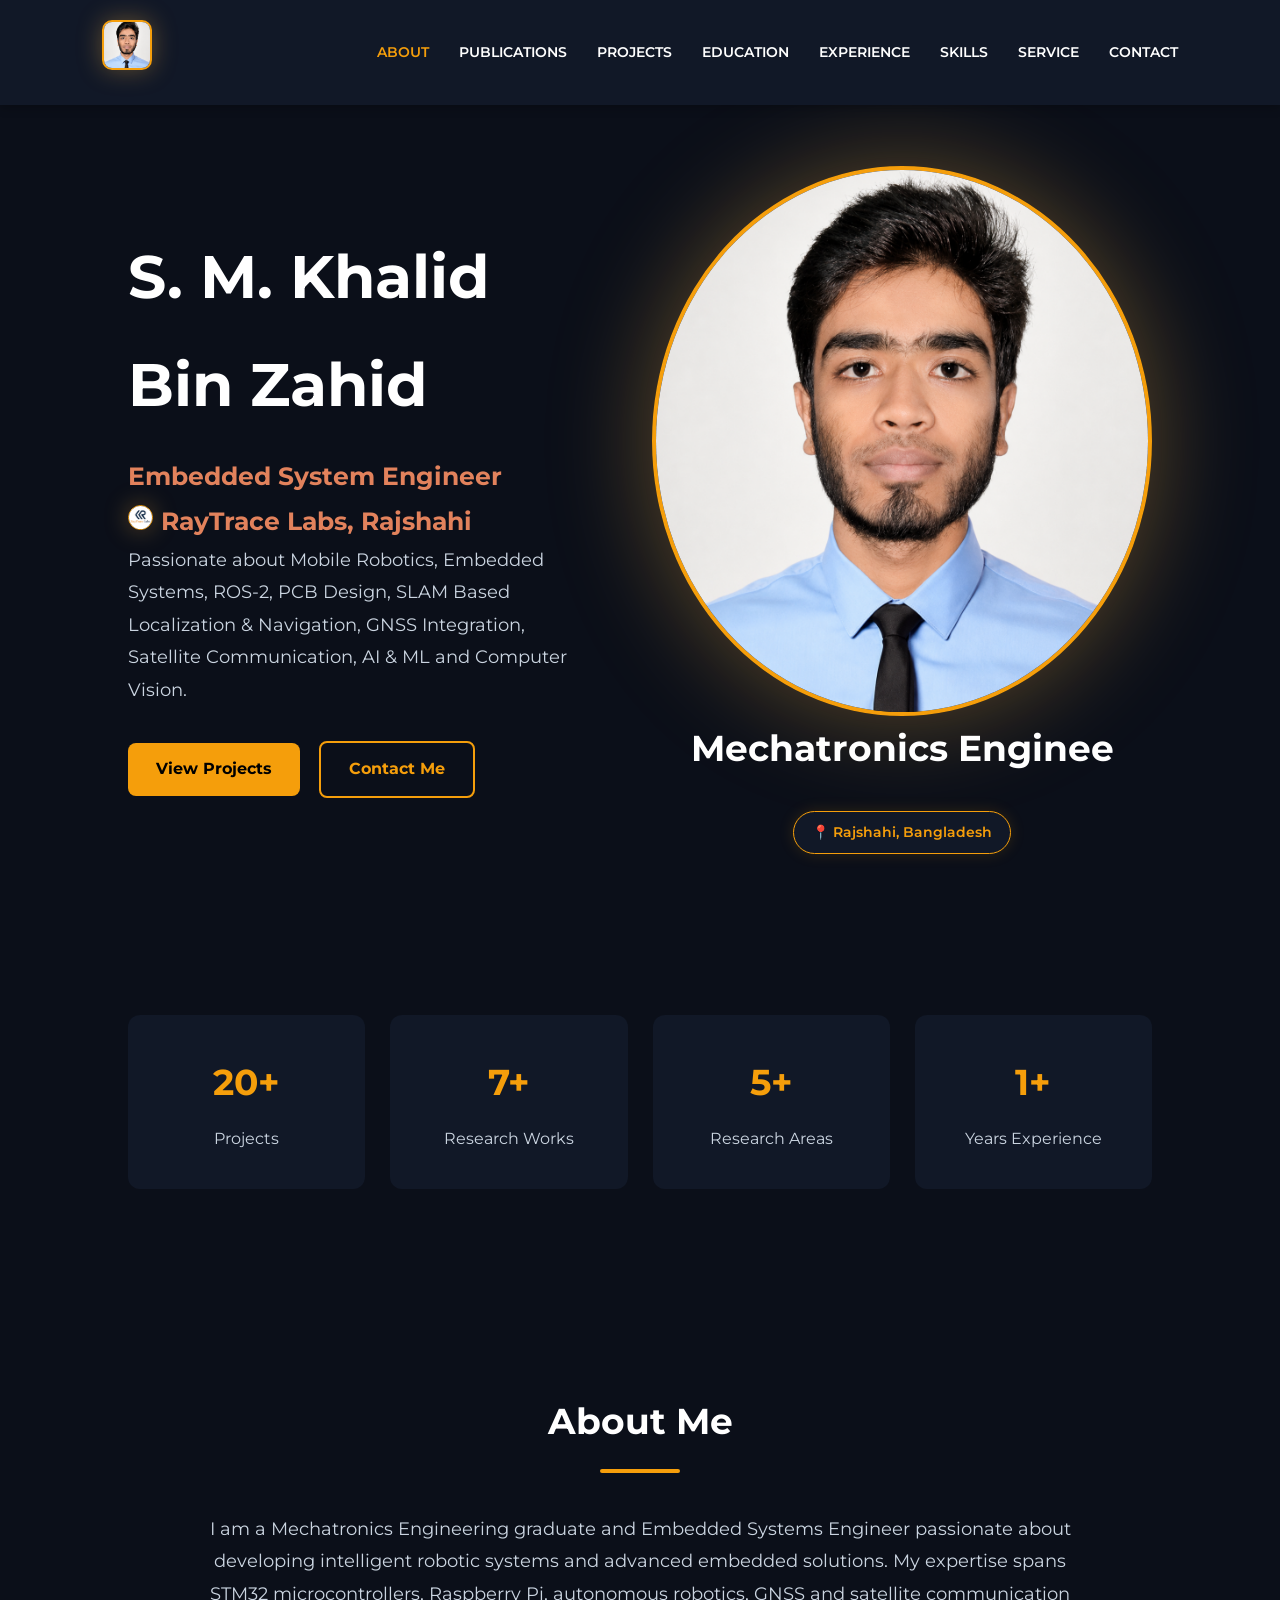
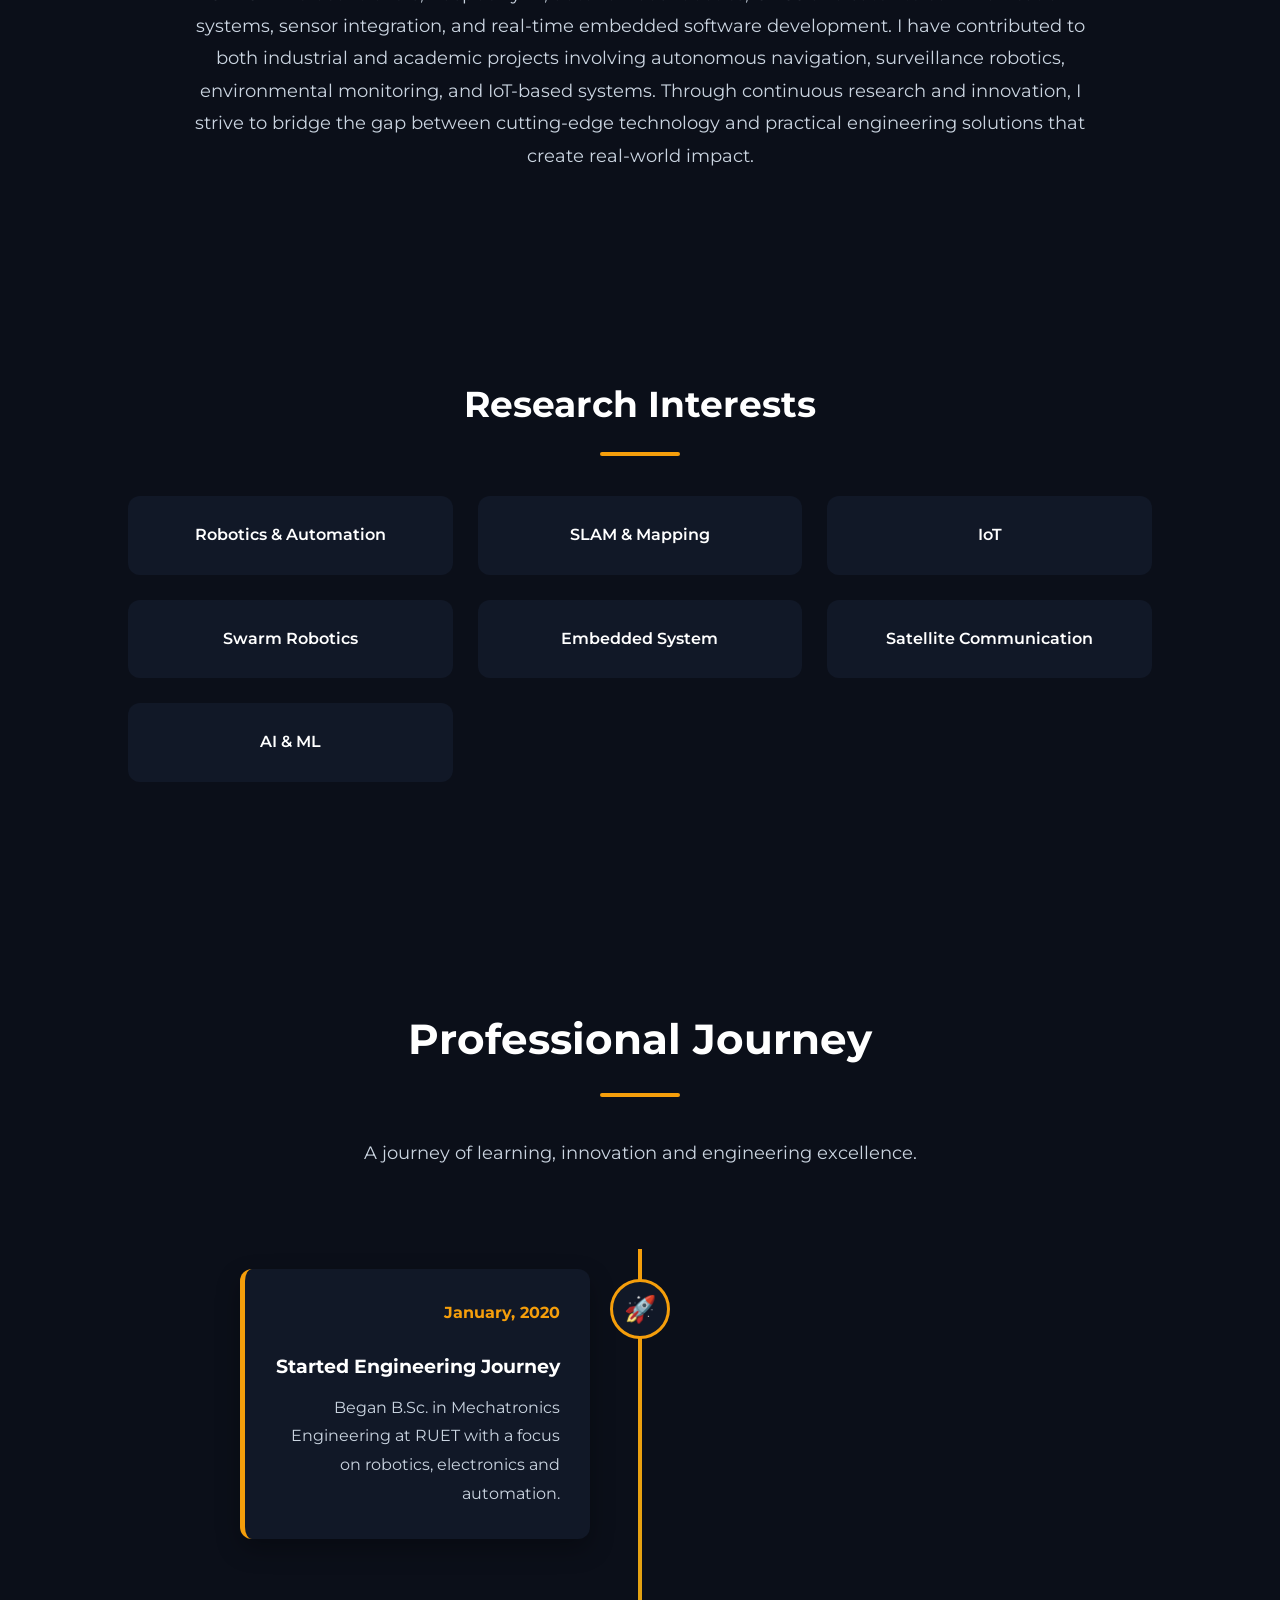
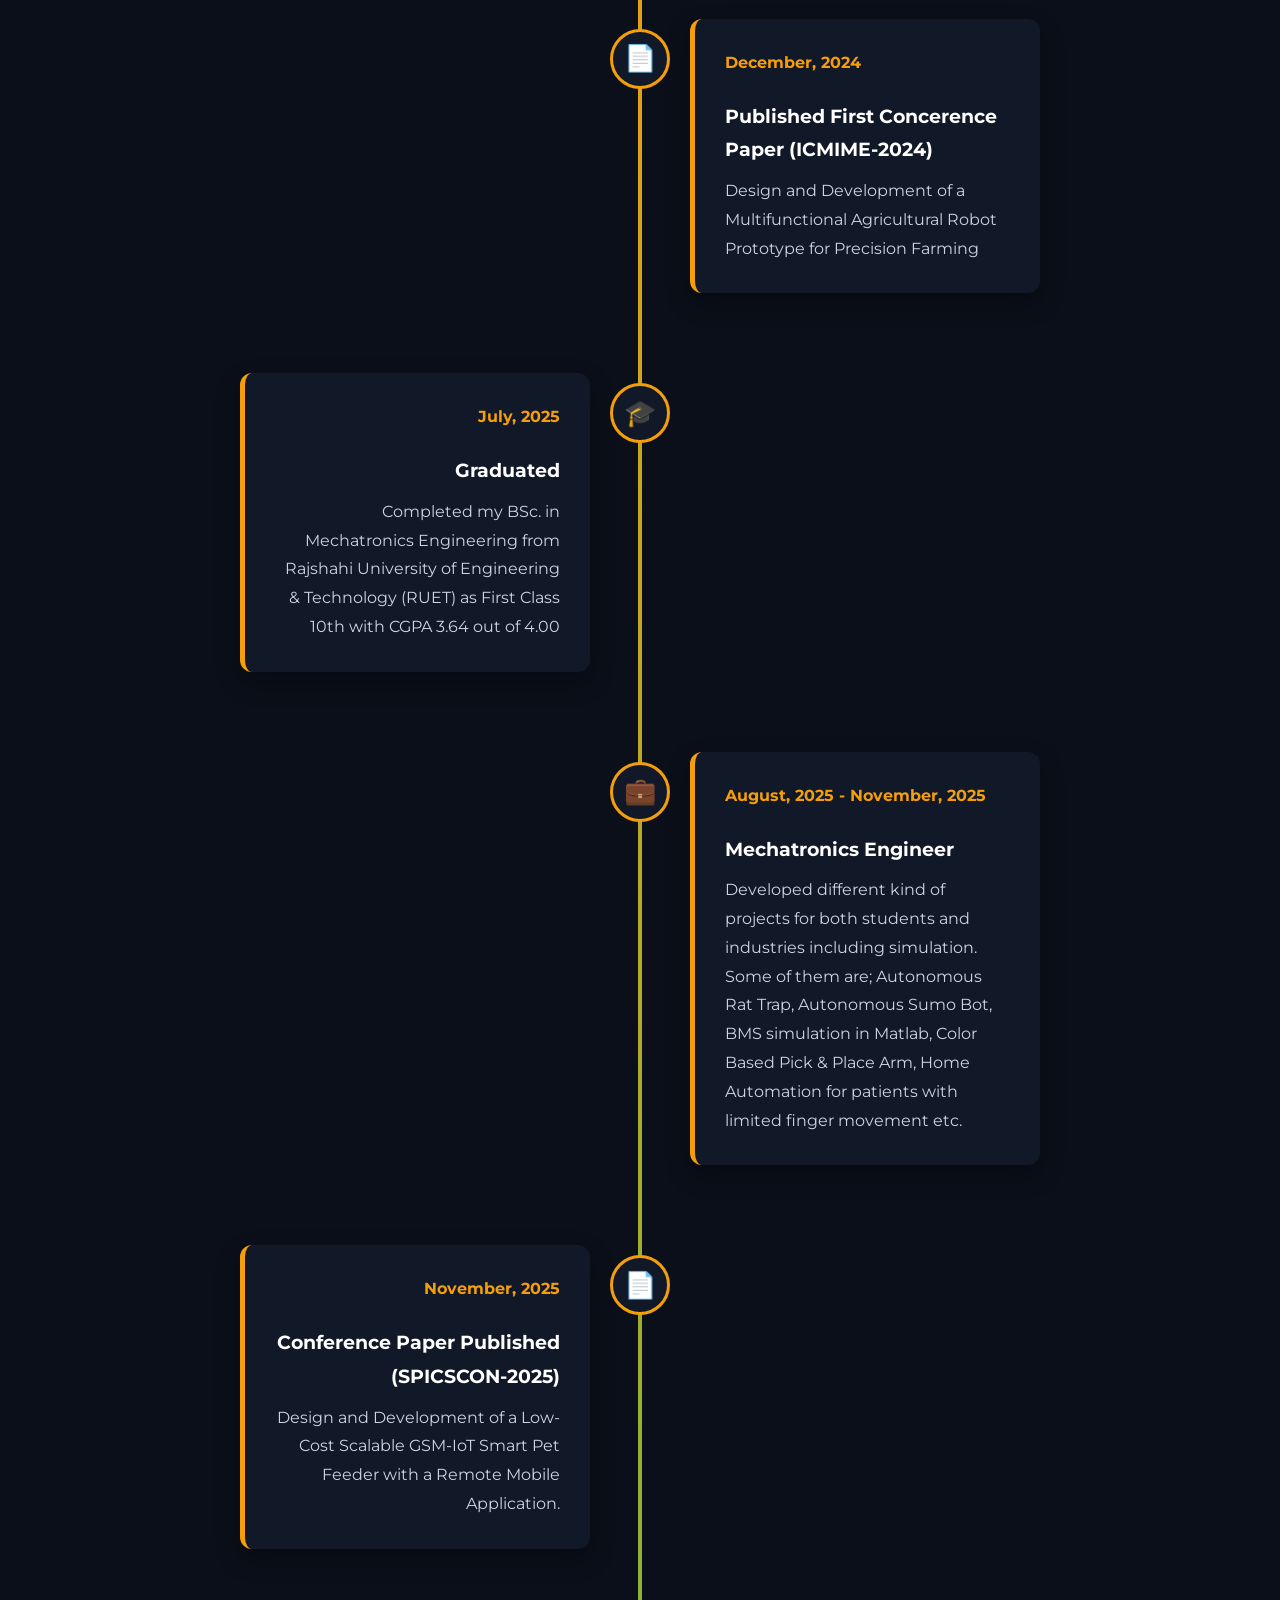
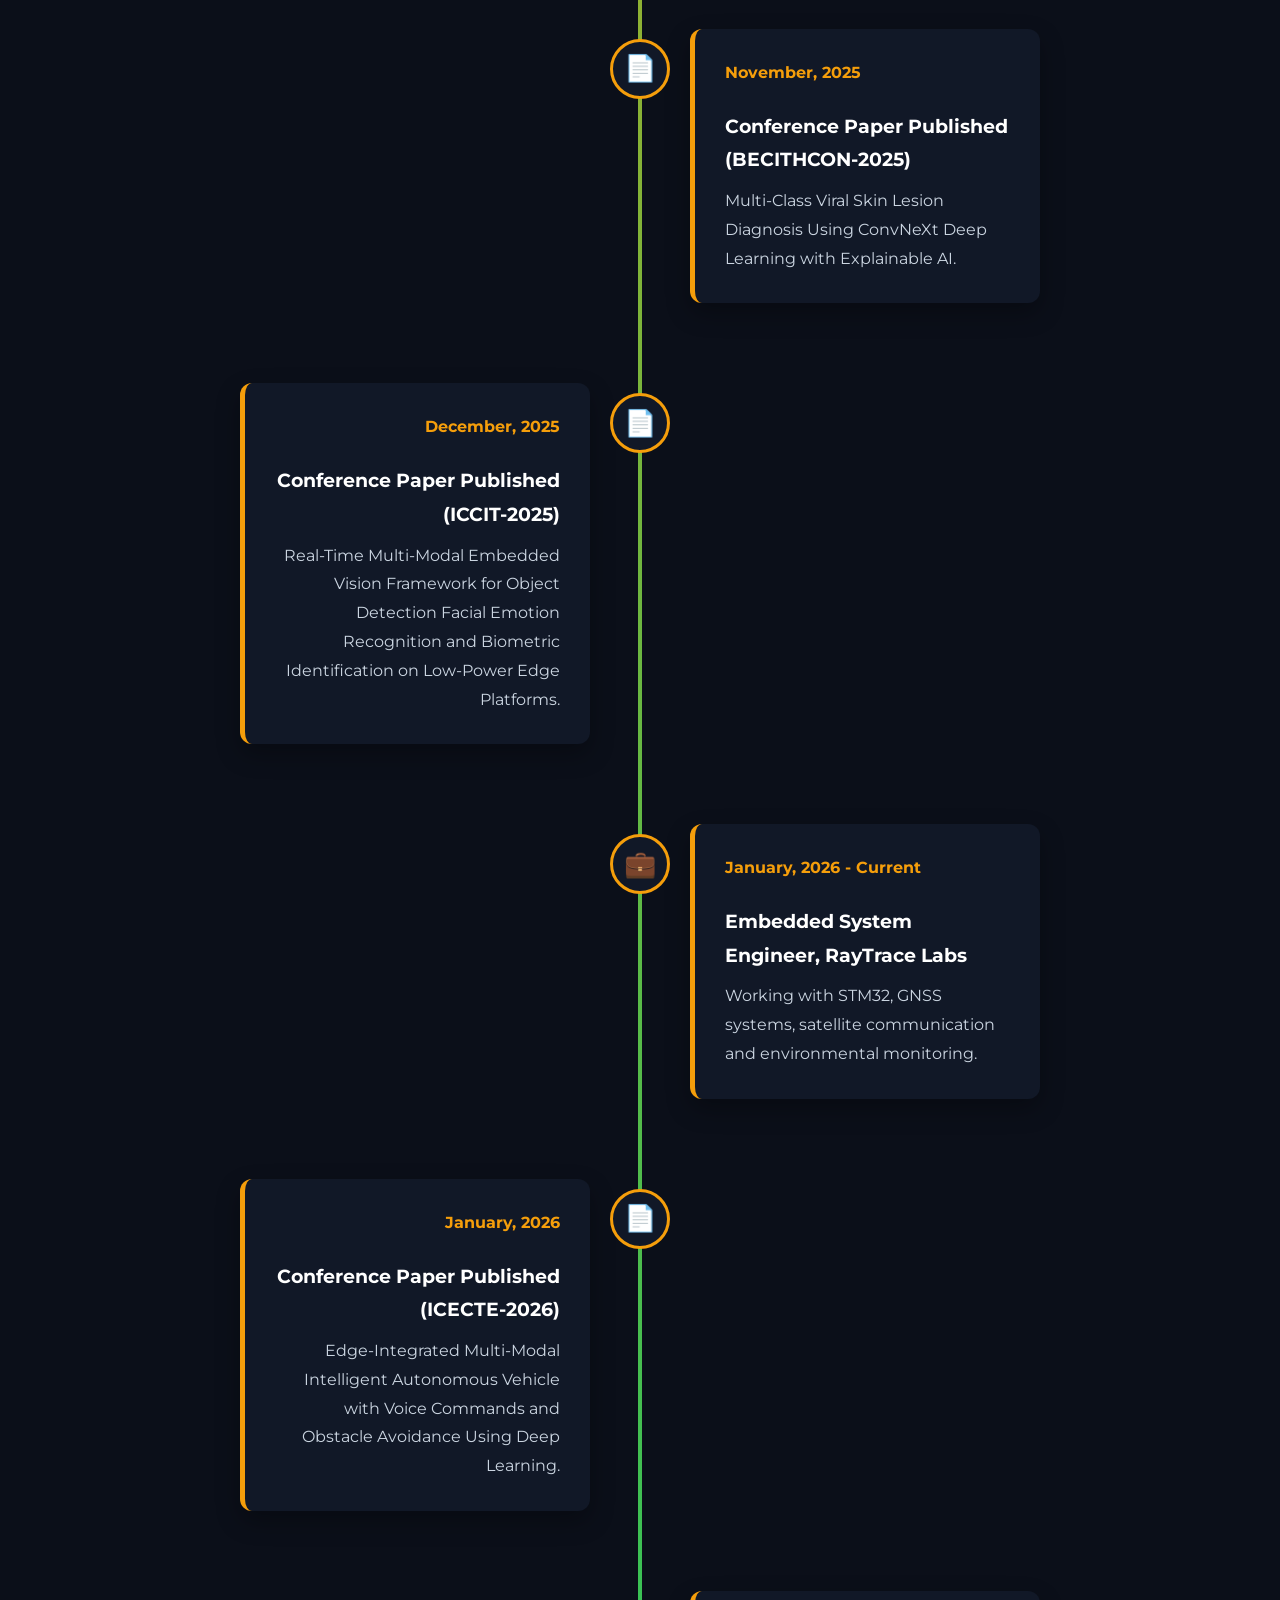
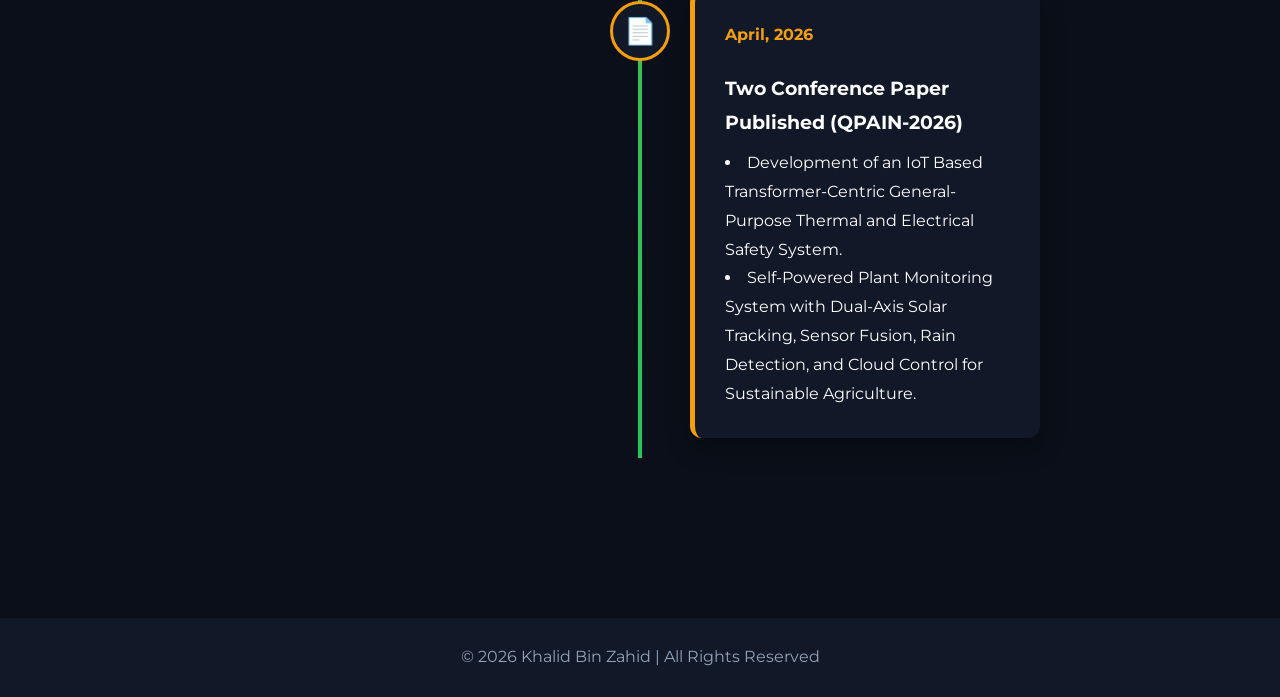
<file: index.html>
<!DOCTYPE html>
<html lang="en">

<head>
    <meta charset="UTF-8">
    <meta name="viewport" content="width=device-width, initial-scale=1.0">
    <title>Khalid Bin Zahid | Portfolio</title>

    <link rel="stylesheet" href="style.css">

    <link href="https://fonts.googleapis.com/css2?family=Montserrat:wght@300;400;500;600;700&display=swap"
        rel="stylesheet">
</head>

<body>

    <!-- ================= NAVBAR ================= -->

    <header>

        <nav class="navbar">

            <div class="logo1">
              <a class="active" href="index.html">
                  <img src="assets/images/Khalid.png" alt="Profile Picture">
              </a>
            </div>

            <ul class="nav-links">

                <li><a class="active" href="index.html">ABOUT</a></li>
                <li><a href="publications.html">PUBLICATIONS</a></li>
                <li><a href="projects.html">PROJECTS</a></li>
                <li><a href="education.html">EDUCATION</a></li>
                <li><a href="experience.html">EXPERIENCE</a></li>
                <li><a href="skills.html">SKILLS</a></li>
                <li><a href="service.html">SERVICE</a></li>
                <li><a href="contact.html">CONTACT</a></li>

            </ul>

        </nav>

    </header>

    <!-- ================= HERO ================= -->

    <section class="hero">

        <div class="hero-left">

            <h1>S. M. Khalid Bin Zahid</h1>
            <div class="role">Embedded System Engineer</div>
            <a href="https://www.raytracelabs.com/" target="_blank">
                <div class="role company-container">
                    <div class="logo"><img src="assets/logo/raytrace.png" alt="RayTrace"></div>
                    <span class="company-name">RayTrace Labs, Rajshahi</span>
                </div> 
            </a>
            <p>

                Passionate about Mobile Robotics, Embedded Systems, ROS-2, PCB Design,
                SLAM Based Localization & Navigation, GNSS Integration, Satellite Communication, AI & ML and
                Computer Vision.

            </p>

            <div class="hero-buttons">

                <a href="projects.html" class="btn-primary">
                    View Projects
                </a>

                <a href="contact.html" class="btn-secondary">
                    Contact Me
                </a>

            </div>

        </div>

        <div class="hero-right">
          <div class="profile-container">
            <img src="assets/images/Khalid.png" alt="Profile Picture">
            <h2 id="typing-text"></h2>
            <div class="location-badge">
                📍 Rajshahi, Bangladesh
            </div>
          </div>
        </div>

    </section>

    <!-- ================= STATS ================= -->

    <section class="stats">

        <div class="stat-card">

            <h3>20+</h3>
            <p>Projects</p>

        </div>

        <div class="stat-card">

            <h3>7+</h3>
            <p>Research Works</p>

        </div>

        <div class="stat-card">

            <h3>5+</h3>
            <p>Research Areas</p>

        </div>

        <div class="stat-card">

            <h3>1+</h3>
            <p>Years Experience</p>

        </div>

    </section>

    <!-- ================= ABOUT ================= -->

    <section class="about">

        <h2>About Me</h2>

        <div class="section-line"></div>

        <p>

            I am a Mechatronics Engineering graduate and Embedded Systems Engineer passionate about developing intelligent 
            robotic systems and advanced embedded solutions. My expertise spans STM32 microcontrollers, Raspberry Pi, autonomous 
            robotics, GNSS and satellite communication systems, sensor integration, and real-time embedded software development. 
            I have contributed to both industrial and academic projects involving autonomous navigation, surveillance robotics, 
            environmental monitoring, and IoT-based systems. Through continuous research and innovation, I strive to bridge the gap 
            between cutting-edge technology and practical engineering solutions that create real-world impact.

        </p>

    </section>

    <!-- ================= RESEARCH INTEREST ================= -->

    <section class="research">

        <h2>Research Interests</h2>

        <div class="section-line"></div>

        <div class="interest-container">

            <div class="interest-card">
                Robotics & Automation
            </div>

            <div class="interest-card">
                SLAM & Mapping
            </div>

            <div class="interest-card">
                IoT
            </div>

            <div class="interest-card">
                Swarm Robotics
            </div>

            <div class="interest-card">
                Embedded System
            </div>

            <div class="interest-card">
                Satellite Communication
            </div>

            <div class="interest-card">
                AI & ML
            </div>

        </div>

    </section>

    <!-- ================= PROFESSIONAL JOURNEY ================= -->

    <section class="journey-section">

        <div class="journey-header">

            <h2>Professional Journey</h2>

            <div class="section-line"></div>

            <p>
                A journey of learning, innovation and engineering excellence.
            </p>

        </div>

        <div class="timeline">

            <div class="timeline-item">
                <div class="timeline-icon">🚀</div>

                <div class="timeline-content">

                    <span class="timeline-year">January, 2020</span>

                    <h3>Started Engineering Journey</h3>

                    <p>
                        Began B.Sc. in Mechatronics Engineering at RUET
                        with a focus on robotics, electronics and automation.
                    </p>

                </div>
            </div>

            <div class="timeline-item">
                <div class="timeline-icon">📄</div>

                <div class="timeline-content">

                    <span class="timeline-year">December, 2024</span>

                    <h3>Published First Concerence Paper (ICMIME-2024)</h3>

                    <p>
                        Design and Development of a Multifunctional Agricultural Robot
                        Prototype for Precision Farming
                    </p>

                </div>
            </div>

            <div class="timeline-item">
                <div class="timeline-icon">🎓</div>

                <div class="timeline-content">

                    <span class="timeline-year">July, 2025</span>

                    <h3>Graduated</h3>

                    <p>
                        Completed my BSc. in Mechatronics Engineering from Rajshahi University of Engineering & Technology (RUET)
                         as First Class 10th with CGPA 3.64 out of 4.00
                    </p>

                </div>
            </div>

            <div class="timeline-item">
                <div class="timeline-icon">💼</div>

                <div class="timeline-content">

                    <span class="timeline-year">August, 2025 - November, 2025</span>

                    <h3>Mechatronics Engineer</h3>

                    <p>
                        Developed different kind of projects for both students and industries including simulation. Some of them are; Autonomous Rat Trap,
                         Autonomous Sumo Bot, BMS simulation in Matlab, Color Based Pick & Place Arm, Home Automation for patients with limited finger movement etc.
                    </p>

                </div>
            </div>

            <div class="timeline-item">
                <div class="timeline-icon">📄</div>

                <div class="timeline-content">

                    <span class="timeline-year">November, 2025</span>

                    <h3>Conference Paper Published (SPICSCON-2025)</h3>

                    <p>
                        Design and Development of a Low-Cost Scalable GSM-IoT Smart Pet Feeder with a Remote Mobile Application.
                    </p>

                </div>
            </div>

            <div class="timeline-item">
                <div class="timeline-icon">📄</div>

                <div class="timeline-content">

                    <span class="timeline-year">November, 2025</span>

                    <h3>Conference Paper Published (BECITHCON-2025)</h3>

                    <p>
                        Multi-Class Viral Skin Lesion Diagnosis Using ConvNeXt Deep Learning with Explainable AI.
                    </p>

                </div>
            </div>

            <div class="timeline-item">
                <div class="timeline-icon">📄</div>

                <div class="timeline-content">

                    <span class="timeline-year">December, 2025</span>

                    <h3>Conference Paper Published (ICCIT-2025)</h3>

                    <p>
                        Real-Time Multi-Modal Embedded Vision Framework for Object Detection Facial Emotion Recognition and Biometric Identification on Low-Power Edge Platforms.
                    </p>

                </div>
            </div>

            <div class="timeline-item">
                <div class="timeline-icon">💼</div>

                <div class="timeline-content">

                    <span class="timeline-year">January, 2026 - Current</span>

                    <h3>Embedded System Engineer, RayTrace Labs</h3>

                    <p>
                        Working with STM32, GNSS systems, satellite communication and environmental monitoring.
                    </p>

                </div>
            </div>

            <div class="timeline-item">
                <div class="timeline-icon">📄</div>

                <div class="timeline-content">

                    <span class="timeline-year">January, 2026</span>

                    <h3>Conference Paper Published (ICECTE-2026)</h3>

                    <p>
                        Edge-Integrated Multi-Modal Intelligent Autonomous Vehicle with Voice Commands and Obstacle Avoidance Using Deep Learning.
                    </p>

                </div>
            </div>

            <div class="timeline-item">
                <div class="timeline-icon">📄</div>

                <div class="timeline-content">

                    <span class="timeline-year">April, 2026</span>

                    <h3>Two Conference Paper Published (QPAIN-2026)</h3>

                    <p>
                        <li>Development of an IoT Based Transformer-Centric General-Purpose Thermal and Electrical Safety System.</li>
                        <li>Self-Powered Plant Monitoring System with Dual-Axis Solar Tracking, Sensor Fusion, Rain Detection, and Cloud Control for Sustainable Agriculture.</li>
                    </p>

                </div>
            </div>

        </div>

    </section>

    <!-- ================= FOOTER ================= -->

    <footer>

        <p>
            © 2026 Khalid Bin Zahid | All Rights Reserved
        </p>

    </footer>

    <script src="script.js"></script>

</body>

</html>
</file>
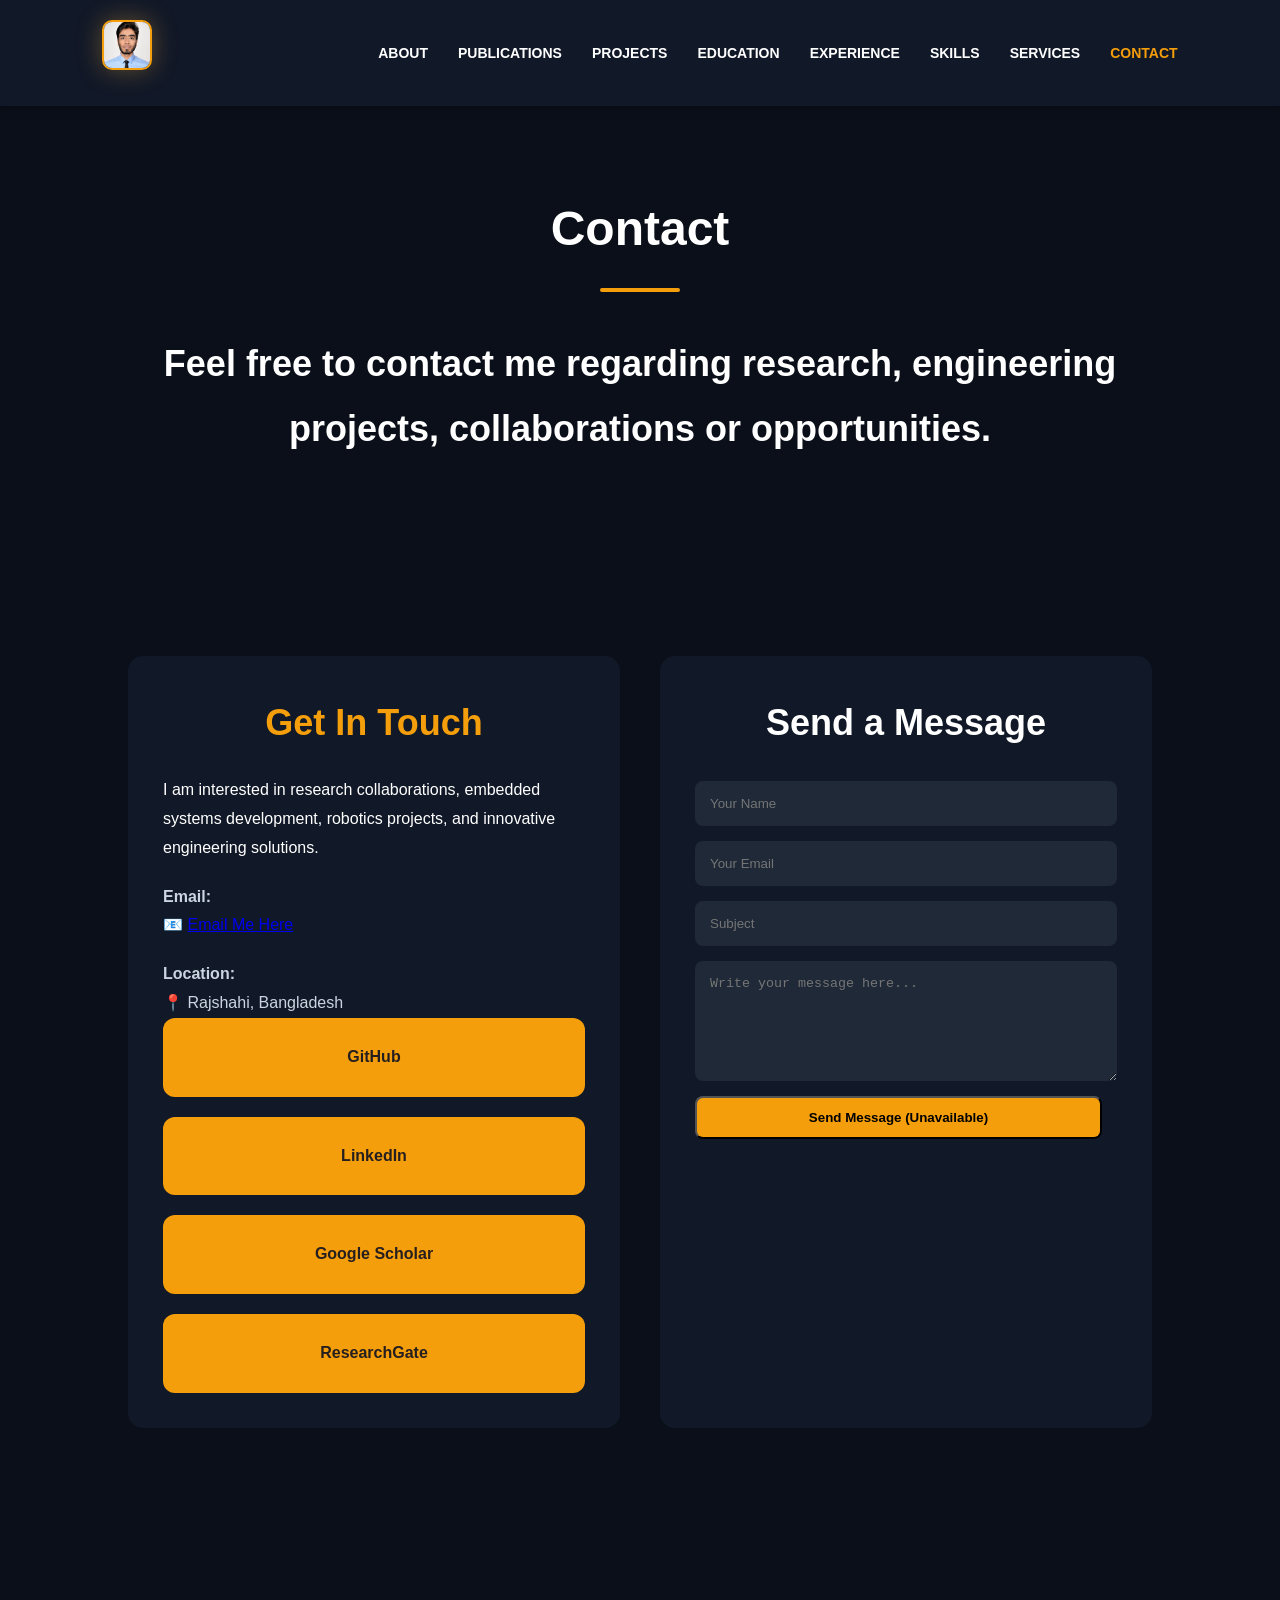
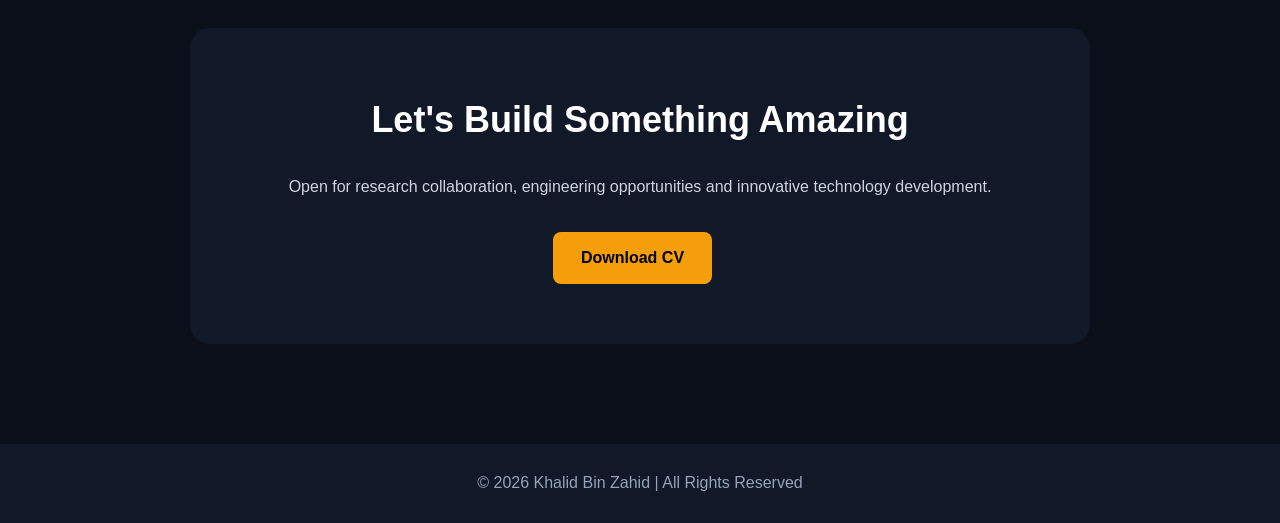
<file: contact.html>
<!DOCTYPE html>
<html lang="en">

<head>

    <meta charset="UTF-8">
    <meta name="viewport" content="width=device-width, initial-scale=1.0">

    <title>Contact | Khalid Bin Zahid</title>

    <link rel="stylesheet" href="style.css">

</head>

<body>

    <!-- ================= NAVBAR ================= -->

    <nav class="navbar">

            <div class="logo1">
              <a class="active" href="index.html">
                  <img src="assets/images/Khalid.png" alt="Profile Picture">
              </a>
            </div>

        <ul class="nav-links">

            <li><a href="index.html">ABOUT</a></li>
            <li><a href="publications.html">PUBLICATIONS</a></li>
            <li><a href="projects.html">PROJECTS</a></li>
            <li><a href="education.html">EDUCATION</a></li>
            <li><a href="experience.html">EXPERIENCE</a></li>
            <li><a href="skills.html">SKILLS</a></li>
            <li><a href="service.html">SERVICES</a></li>
            <li><a class="active" href="contact.html">CONTACT</a></li>

        </ul>

    </nav>

    <!-- ================= HEADER ================= -->

    <section class="page-header">

        <h1>Contact</h1>

        <div class="section-line"></div>

        <H2>
            Feel free to contact me regarding research,
            engineering projects, collaborations or opportunities.
        </H2>

    </section>

    <!-- ================= CONTACT SECTION ================= -->

    <section class="contact-container">

        <!-- LEFT SIDE -->

        <div class="contact-info">

            <h2>Get In Touch</h2>

            <p>
                I am interested in research collaborations,
                embedded systems development, robotics projects,
                and innovative engineering solutions.
            </p>

            <div class="contact-item">
                <strong>Email:</strong><br>
                📧 <a href="mailto:smkhalidbz@gmail.com">Email Me Here</a>

            </div>

            <div class="contact-item">
                <strong>Location:</strong><br>
                📍 Rajshahi, Bangladesh
            </div>

            <div class="social-grid">

                <a href="https://github.com/KhalidBinZahid"
                    target="_blank"
                    class="social-card">

                    GitHub

                </a>

                <a href="https://www.linkedin.com/in/khalidbinzahid/"
                    target="_blank"
                    class="social-card">

                    LinkedIn

                </a>

                <a href="https://scholar.google.com/citations?user=ZjPIclMAAAAJ&hl=en"
                    target="_blank"
                    class="social-card">

                    Google Scholar

                </a>

                <a href="https://www.researchgate.net/profile/Khalid-Bin-Zahid"
                    target="_blank"
                    class="social-card">

                    ResearchGate

                </a>

            </div>

        </div>

        <!-- RIGHT SIDE -->

        <div class="contact-form-card">

            <h2>Send a Message</h2>

            <form>

                <input
                    type="text"
                    placeholder="Your Name"
                    required>

                <input
                    type="email"
                    placeholder="Your Email"
                    required>

                <input
                    type="text"
                    placeholder="Subject"
                    required>

                <textarea
                    rows="6"
                    placeholder="Write your message here..."
                    required></textarea>

                <button
                    type="submit"
                    class="btn-primary">

                    Send Message (Unavailable)

                </button>

            </form>

        </div>

    </section>


    <!-- ================= CTA ================= -->

    <section>

        <div class="cta-card">

            <h2>
                Let's Build Something Amazing
            </h2>

            <p>

                Open for research collaboration,
                engineering opportunities and
                innovative technology development.

            </p>

            <a href="assets/cv/resume.pdf"
                class="btn-primary">

                Download CV

            </a>

        </div>

    </section>

    <!-- ================= FOOTER ================= -->

    <footer>

        <p>
            © 2026 Khalid Bin Zahid | All Rights Reserved
        </p>

    </footer>

</body>

</html>
</file>
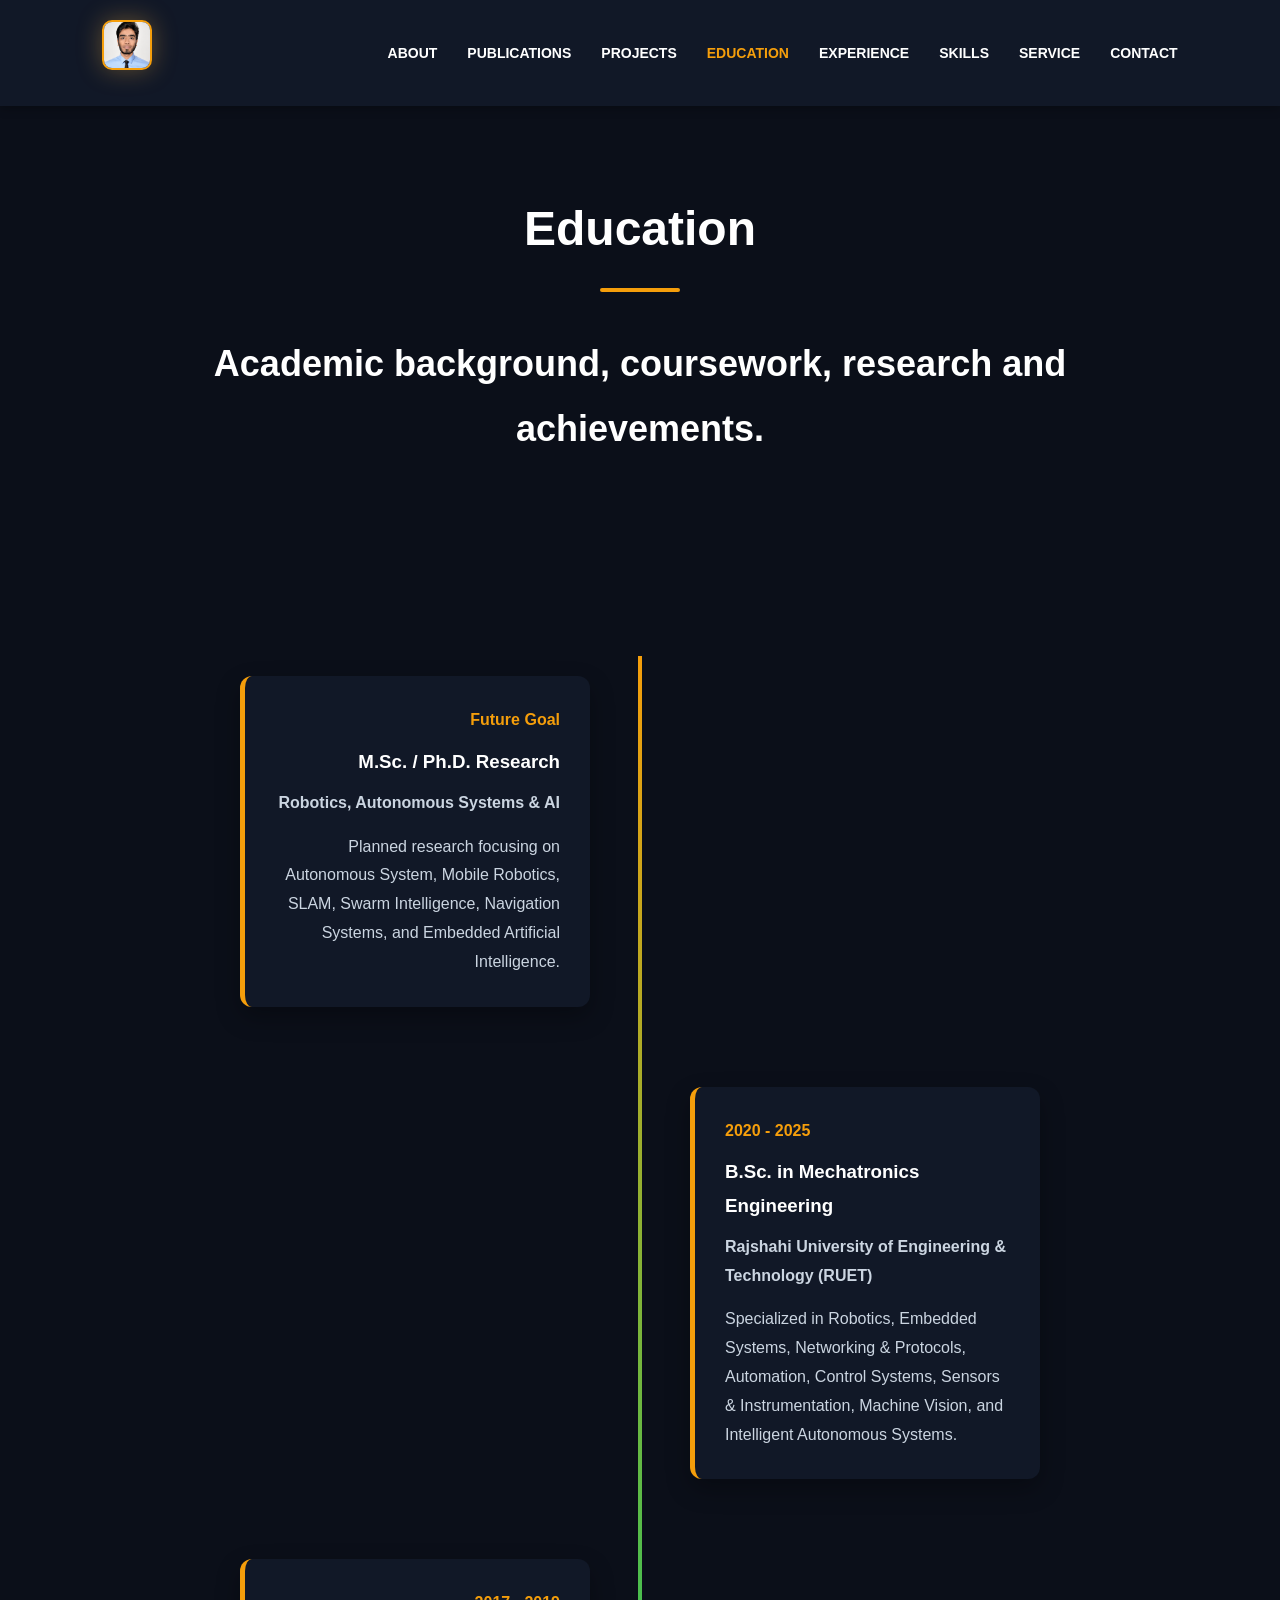
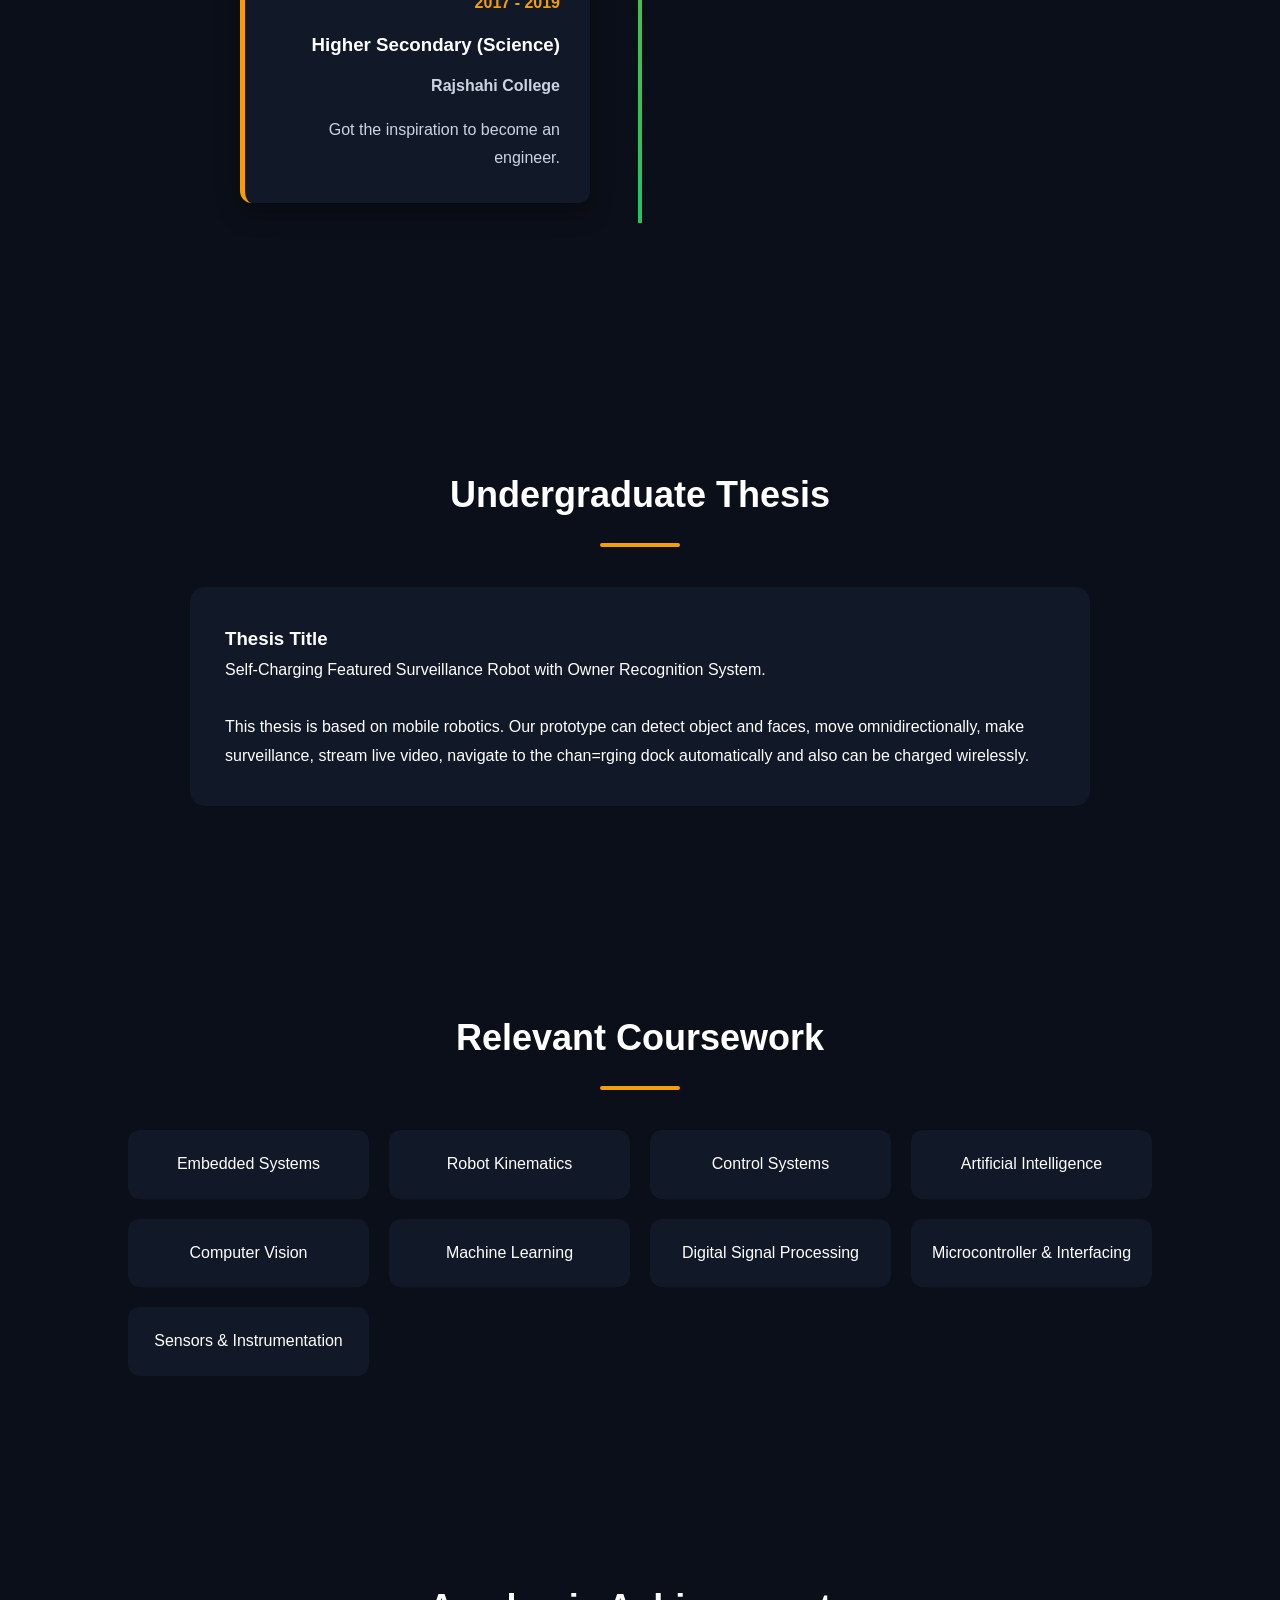
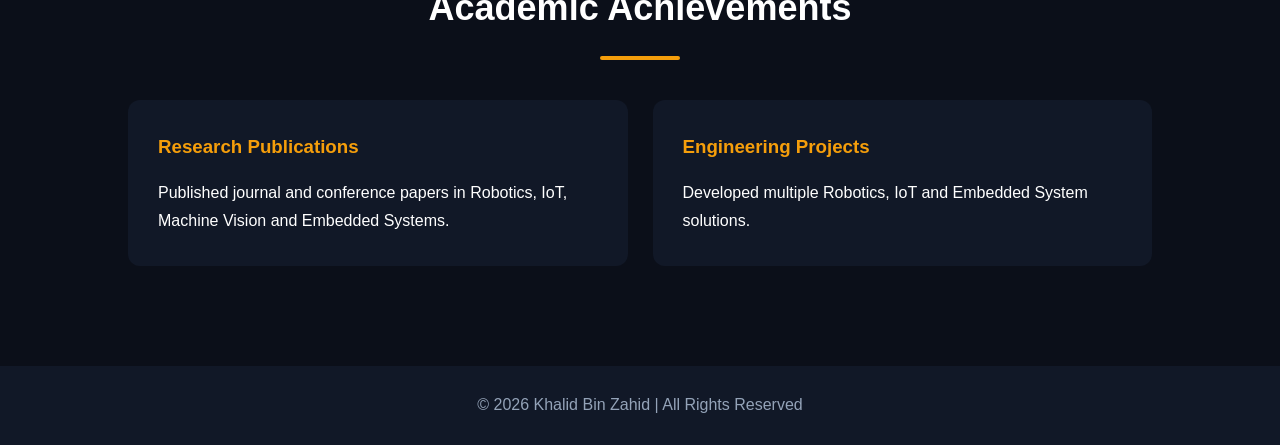
<file: education.html>
<!DOCTYPE html>
<html lang="en">

<head>

    <meta charset="UTF-8">
    <meta name="viewport" content="width=device-width, initial-scale=1.0">

    <title>Education | Khalid Bin Zahid</title>

    <link rel="stylesheet" href="style.css">

</head>

<body>

    <!-- ================= NAVBAR ================= -->

    <nav class="navbar">

            <div class="logo1">
              <a class="active" href="index.html">
                  <img src="assets/images/Khalid.png" alt="Profile Picture">
              </a>
            </div>

        <ul class="nav-links">

            <li><a href="index.html">ABOUT</a></li>
            <li><a href="publications.html">PUBLICATIONS</a></li>
            <li><a href="projects.html">PROJECTS</a></li>
            <li><a class="active" href="education.html">EDUCATION</a></li>
            <li><a href="experience.html">EXPERIENCE</a></li>
            <li><a href="skills.html">SKILLS</a></li>
            <li><a href="service.html">SERVICE</a></li>
            <li><a href="contact.html">CONTACT</a></li>

        </ul>

    </nav>

    <!-- ================= HEADER ================= -->

    <section class="page-header">

        <h1>Education</h1>

        <div class="section-line"></div>

        <H2>
            Academic background, coursework, research and achievements.
        </H2>

    </section>

    <!-- ================= EDUCATION TIMELINE ================= -->

    <section>

        <div class="timeline">

            <!-- Future Degree -->

            <div class="timeline-item">

                <div class="timeline-content">

                    <span class="timeline-date">
                        Future Goal
                    </span>

                    <h3>
                        M.Sc. / Ph.D. Research
                    </h3>

                    <h4>
                        Robotics, Autonomous Systems & AI
                    </h4>

                    <p>
                        Planned research focusing on Autonomous System, Mobile Robotics,
                        SLAM, Swarm Intelligence, Navigation Systems,
                        and Embedded Artificial Intelligence.
                    </p>

                </div>

            </div>


            <!-- University -->

            <div class="timeline-item">

                <div class="timeline-content">

                    <span class="timeline-date">
                        2020 - 2025
                    </span>

                    <h3>
                        B.Sc. in Mechatronics Engineering
                    </h3>

                    <h4>
                        Rajshahi University of Engineering & Technology (RUET)
                    </h4>

                    <p>
                        Specialized in Robotics, Embedded Systems, Networking & Protocols,
                        Automation, Control Systems, Sensors & Instrumentation, Machine Vision,
                        and Intelligent Autonomous Systems.
                    </p>

                </div>

            </div>

            <!-- College -->

            <div class="timeline-item">

                <div class="timeline-content">

                    <span class="timeline-date">
                        2017 - 2019
                    </span>

                    <h3>
                        Higher Secondary (Science)
                    </h3>

                    <h4>
                        Rajshahi College
                    </h4>

                    <p>
                        Got the inspiration to become an engineer.
                    </p>

                </div>

            </div>

        </div>

    </section>

    <!-- ================= THESIS ================= -->

    <section>

        <h2>Undergraduate Thesis</h2>

        <div class="section-line"></div>

        <div class="education-card">

            <h3>
                Thesis Title
            </h3>

            <p>

                Self-Charging Featured Surveillance Robot with Owner Recognition System.

            </p>

            <br>

            <p>

                This thesis is based on mobile robotics. Our prototype can detect object and faces, move omnidirectionally, make surveillance, 
                stream live video, navigate to the chan=rging dock automatically and also can be charged wirelessly.

            </p>

        </div>

    </section>

    <!-- ================= COURSEWORK ================= -->

    <section>

        <h2>Relevant Coursework</h2>

        <div class="section-line"></div>

        <div class="course-grid">

            <div class="course-card">
                Embedded Systems
            </div>

            <div class="course-card">
                Robot Kinematics
            </div>

            <div class="course-card">
                Control Systems
            </div>

            <div class="course-card">
                Artificial Intelligence
            </div>

            <div class="course-card">
                Computer Vision
            </div>

            <div class="course-card">
                Machine Learning
            </div>

            <div class="course-card">
                Digital Signal Processing
            </div>

            <div class="course-card">
                Microcontroller & Interfacing
            </div>

            <div class="course-card">
                Sensors & Instrumentation
            </div>

        </div>

    </section>

    <!-- ================= ACHIEVEMENTS ================= -->

    <section>

        <h2>Academic Achievements</h2>

        <div class="section-line"></div>

        <div class="achievement-grid">

            <div class="achievement-card">

                <h3>
                    Research Publications
                </h3>

                <p>
                    Published journal and conference papers
                    in Robotics, IoT, Machine Vision and Embedded Systems.
                </p>

            </div>

            <div class="achievement-card">

                <h3>
                    Engineering Projects
                </h3>

                <p>
                    Developed multiple Robotics, IoT and
                    Embedded System solutions.
                </p>

            </div>

        </div>

    </section>

    <!-- ================= FOOTER ================= -->

    <footer>

        <p>
            © 2026 Khalid Bin Zahid | All Rights Reserved
        </p>

    </footer>

</body>

</html>
</file>
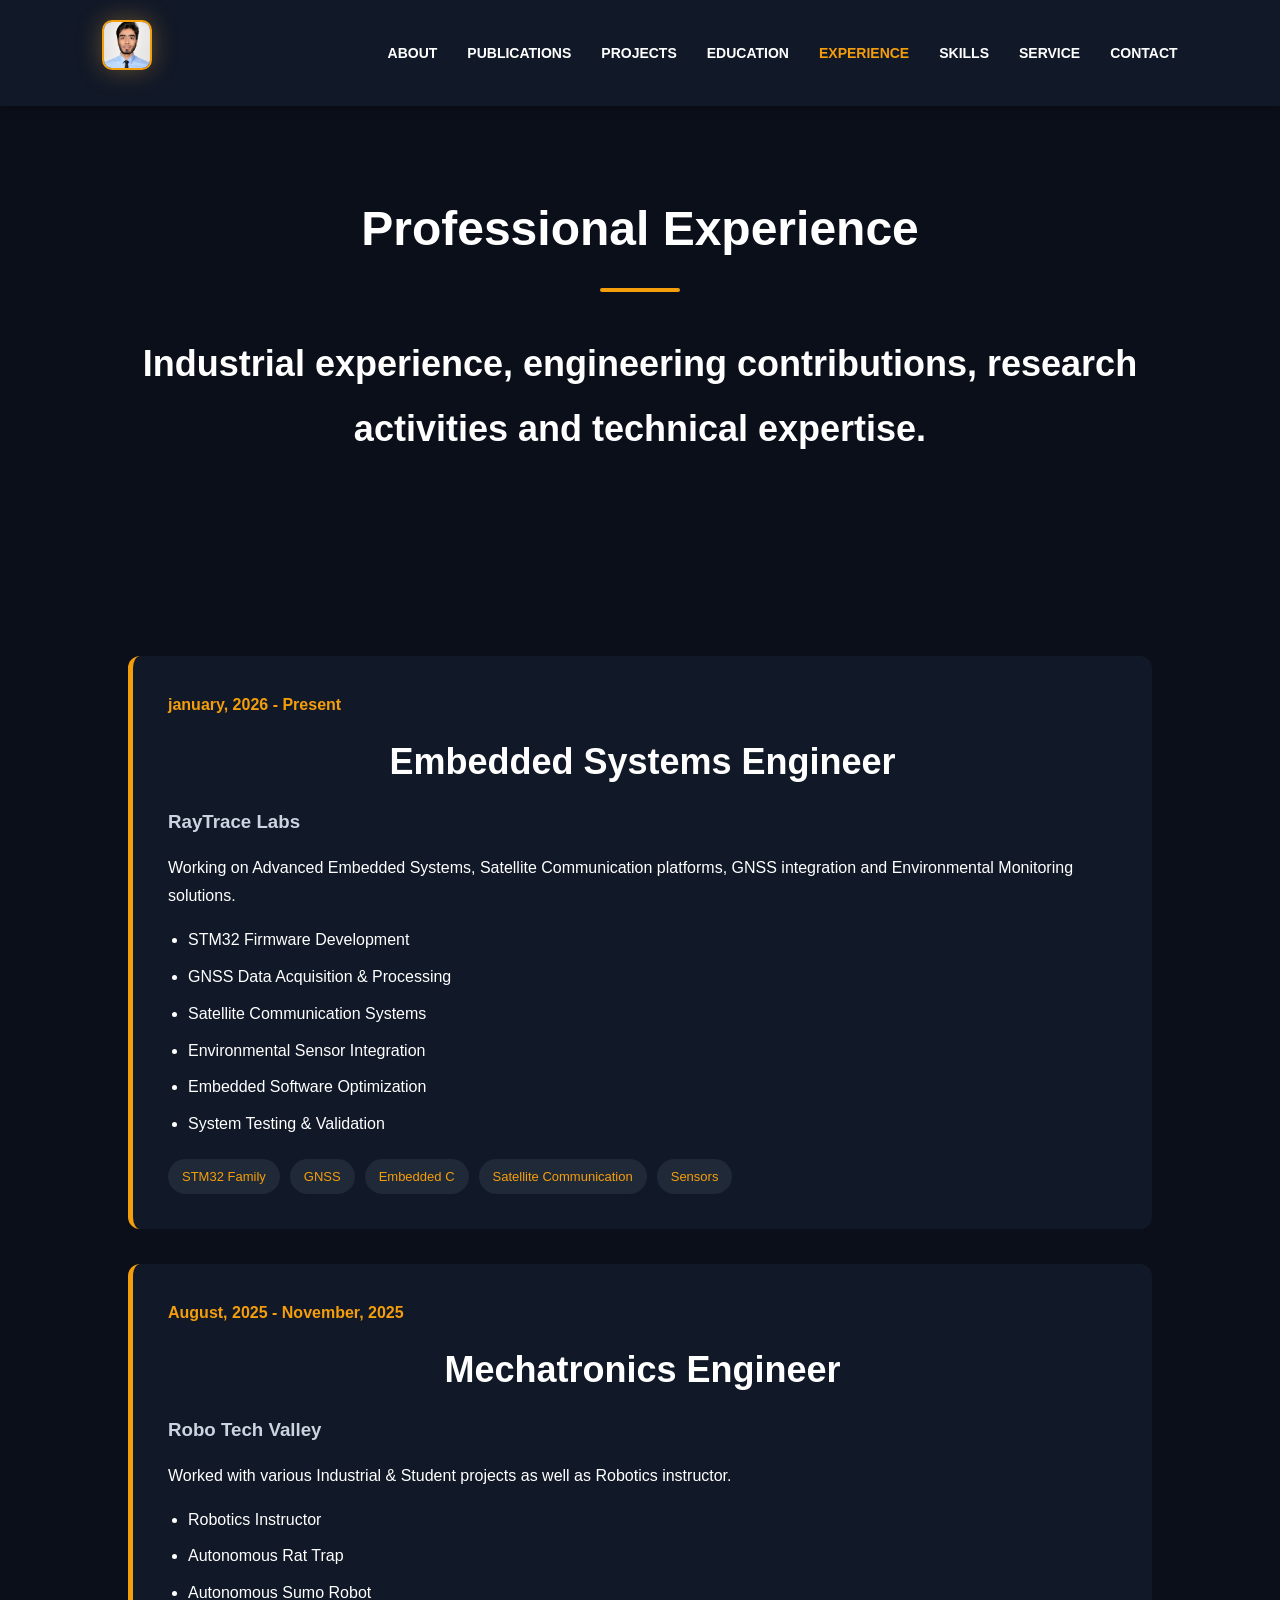
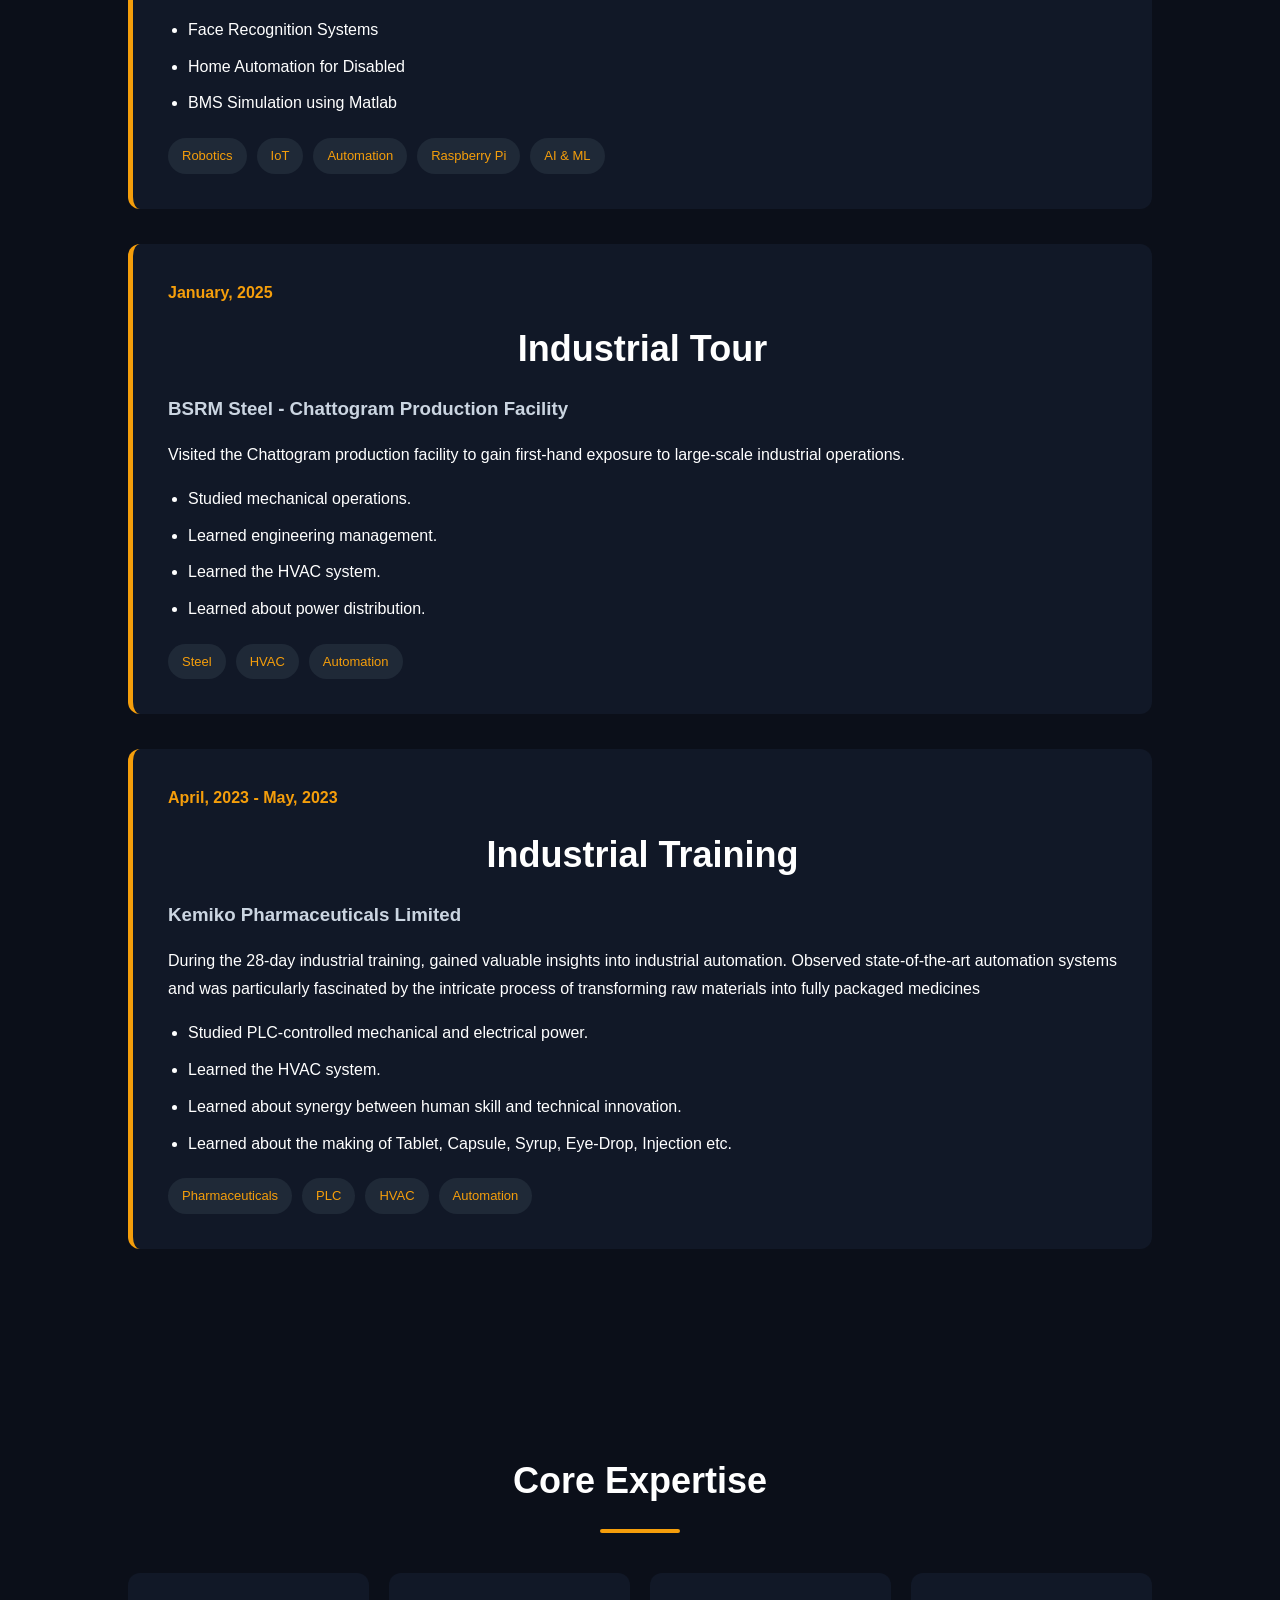
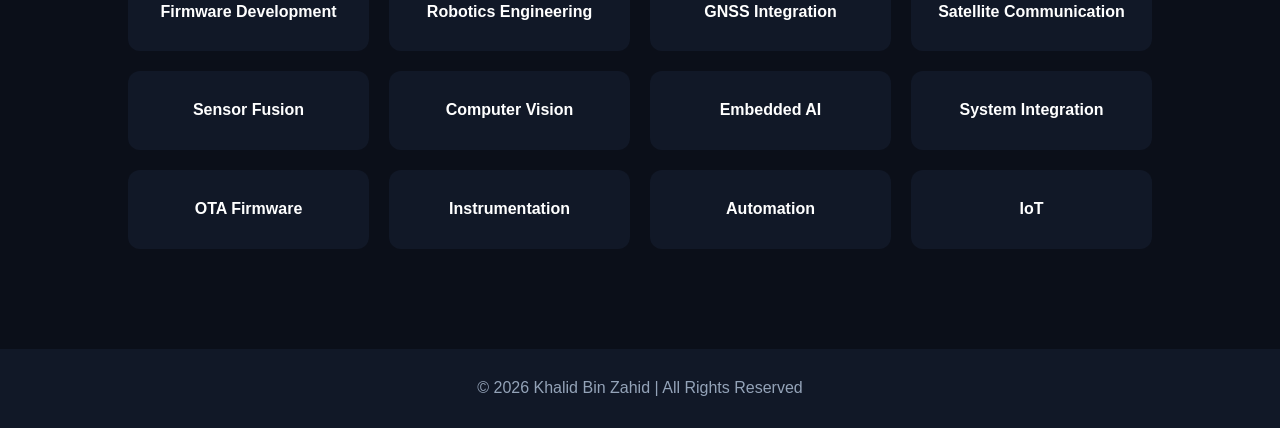
<file: experience.html>
<!DOCTYPE html>
<html lang="en">

<head>

    <meta charset="UTF-8">
    <meta name="viewport" content="width=device-width, initial-scale=1.0">

    <title>Experience | Khalid Bin Zahid</title>

    <link rel="stylesheet" href="style.css">

</head>

<body>

    <!-- ================= NAVBAR ================= -->

    <nav class="navbar">

            <div class="logo1">
              <a class="active" href="index.html">
                  <img src="assets/images/Khalid.png" alt="Profile Picture">
              </a>
            </div>

        <ul class="nav-links">

            <li><a href="index.html">ABOUT</a></li>
            <li><a href="publications.html">PUBLICATIONS</a></li>
            <li><a href="projects.html">PROJECTS</a></li>
            <li><a href="education.html">EDUCATION</a></li>
            <li><a class="active" href="experience.html">EXPERIENCE</a></li>
            <li><a href="skills.html">SKILLS</a></li>
            <li><a href="service.html">SERVICE</a></li>
            <li><a href="contact.html">CONTACT</a></li>

        </ul>

    </nav>

    <!-- ================= PAGE HEADER ================= -->

    <section class="page-header">

        <h1>Professional Experience</h1>

        <div class="section-line"></div>

        <H2>
            Industrial experience, engineering contributions,
            research activities and technical expertise.
        </H2>

    </section>

    <!-- ================= EXPERIENCE TIMELINE ================= -->

    <section>

        <div class="experience-timeline">

            <!-- Current Job -->

            <div class="experience-card">

                <span class="experience-date">
                    january, 2026 - Present
                </span>

                <h2>
                    Embedded Systems Engineer
                </h2>

                <h3>
                    RayTrace Labs
                </h3>

                <p>

                    Working on Advanced Embedded Systems,
                    Satellite Communication platforms,
                    GNSS integration and Environmental
                    Monitoring solutions.

                </p>

                <ul>

                    <li>
                        STM32 Firmware Development
                    </li>

                    <li>
                        GNSS Data Acquisition & Processing
                    </li>

                    <li>
                        Satellite Communication Systems
                    </li>

                    <li>
                        Environmental Sensor Integration
                    </li>

                    <li>
                        Embedded Software Optimization
                    </li>

                    <li>
                        System Testing & Validation
                    </li>

                </ul>

                <div class="experience-tags">

                    <span>STM32 Family</span>
                    <span>GNSS</span>
                    <span>Embedded C</span>
                    <span>Satellite Communication</span>
                    <span>Sensors</span>

                </div>

            </div>

            <!-- Previous Job -->

            <div class="experience-card">

                <span class="experience-date">
                    August, 2025 - November, 2025
                </span>

                <h2>
                    Mechatronics Engineer
                </h2>

                <h3>
                    Robo Tech Valley
                </h3>

                <p>

                    Worked with various Industrial & Student projects as well as Robotics instructor.

                </p>

                <ul>

                    <li>
                        Robotics Instructor
                    </li>

                    <li>
                        Autonomous Rat Trap
                    </li>

                    <li>
                        Autonomous Sumo Robot
                    </li>

                    <li>
                        Face Recognition Systems
                    </li>

                    <li>
                        Home Automation for Disabled
                    </li>

                    <li>
                        BMS Simulation using Matlab
                    </li>

                </ul>

                <div class="experience-tags">

                    <span>Robotics</span>
                    <span>IoT</span>
                    <span>Automation</span>
                    <span>Raspberry Pi</span>
                    <span>AI & ML</span>

                </div>

            </div>

            <!-- Tour -->

            <div class="experience-card">

                <span class="experience-date">
                    January, 2025
                </span>

                <h2>
                    Industrial Tour
                </h2>

                <h3>
                    BSRM Steel - Chattogram Production Facility
                </h3>

                <p>

                    Visited the Chattogram production facility to gain first-hand exposure to large-scale industrial operations.
                </p>

                <ul>

                    <li>
                        Studied mechanical operations.
                    </li>

                    <li>
                        Learned engineering management.
                    </li>

                    <li>
                        Learned the HVAC system.
                    </li>

                    <li>
                        Learned about power distribution.
                    </li>

                </ul>

                <div class="experience-tags">

                    <span>Steel</span>
                    <span>HVAC</span>
                    <span>Automation</span>

                </div>

            </div>

            <!-- Attachment -->

            <div class="experience-card">

                <span class="experience-date">
                    April, 2023 - May, 2023
                </span>

                <h2>
                    Industrial Training
                </h2>

                <h3>
                    Kemiko Pharmaceuticals Limited
                </h3>

                <p>

                    During the 28-day industrial training, gained valuable insights into industrial automation. 
                    Observed state-of-the-art automation systems and was particularly fascinated by the intricate process 
                    of transforming raw materials into fully packaged medicines
                </p>

                <ul>

                    <li>
                        Studied PLC-controlled mechanical and electrical power.
                    </li>

                    <li>
                        Learned the HVAC system.
                    </li>

                    <li>
                        Learned about synergy between human skill and technical innovation.
                    </li>

                    <li>
                        Learned about the making of Tablet, Capsule, Syrup, Eye-Drop, Injection etc.
                    </li>

                </ul>

                <div class="experience-tags">

                    <span>Pharmaceuticals</span>
                    <span>PLC</span>
                    <span>HVAC</span>
                    <span>Automation</span>

                </div>

            </div>

        </div>

    </section>

    <!-- ================= KEY RESPONSIBILITIES ================= -->

    <section>

        <h2>Core Expertise</h2>

        <div class="section-line"></div>

        <div class="expertise-grid">

            <div class="expertise-card">
                Firmware Development
            </div>

            <div class="expertise-card">
                Robotics Engineering
            </div>

            <div class="expertise-card">
                GNSS Integration
            </div>

            <div class="expertise-card">
                Satellite Communication
            </div>

            <div class="expertise-card">
                Sensor Fusion
            </div>

            <div class="expertise-card">
                Computer Vision
            </div>

            <div class="expertise-card">
                Embedded AI
            </div>

            <div class="expertise-card">
                System Integration
            </div>

            <div class="expertise-card">
                OTA Firmware
            </div>

            <div class="expertise-card">
                Instrumentation
            </div>

            <div class="expertise-card">
                Automation
            </div>

            <div class="expertise-card">
                IoT
            </div>

        </div>

    </section>

    <!-- ================= FOOTER ================= -->

    <footer>

        <p>
            © 2026 Khalid Bin Zahid | All Rights Reserved
        </p>

    </footer>

</body>

</html>
</file>
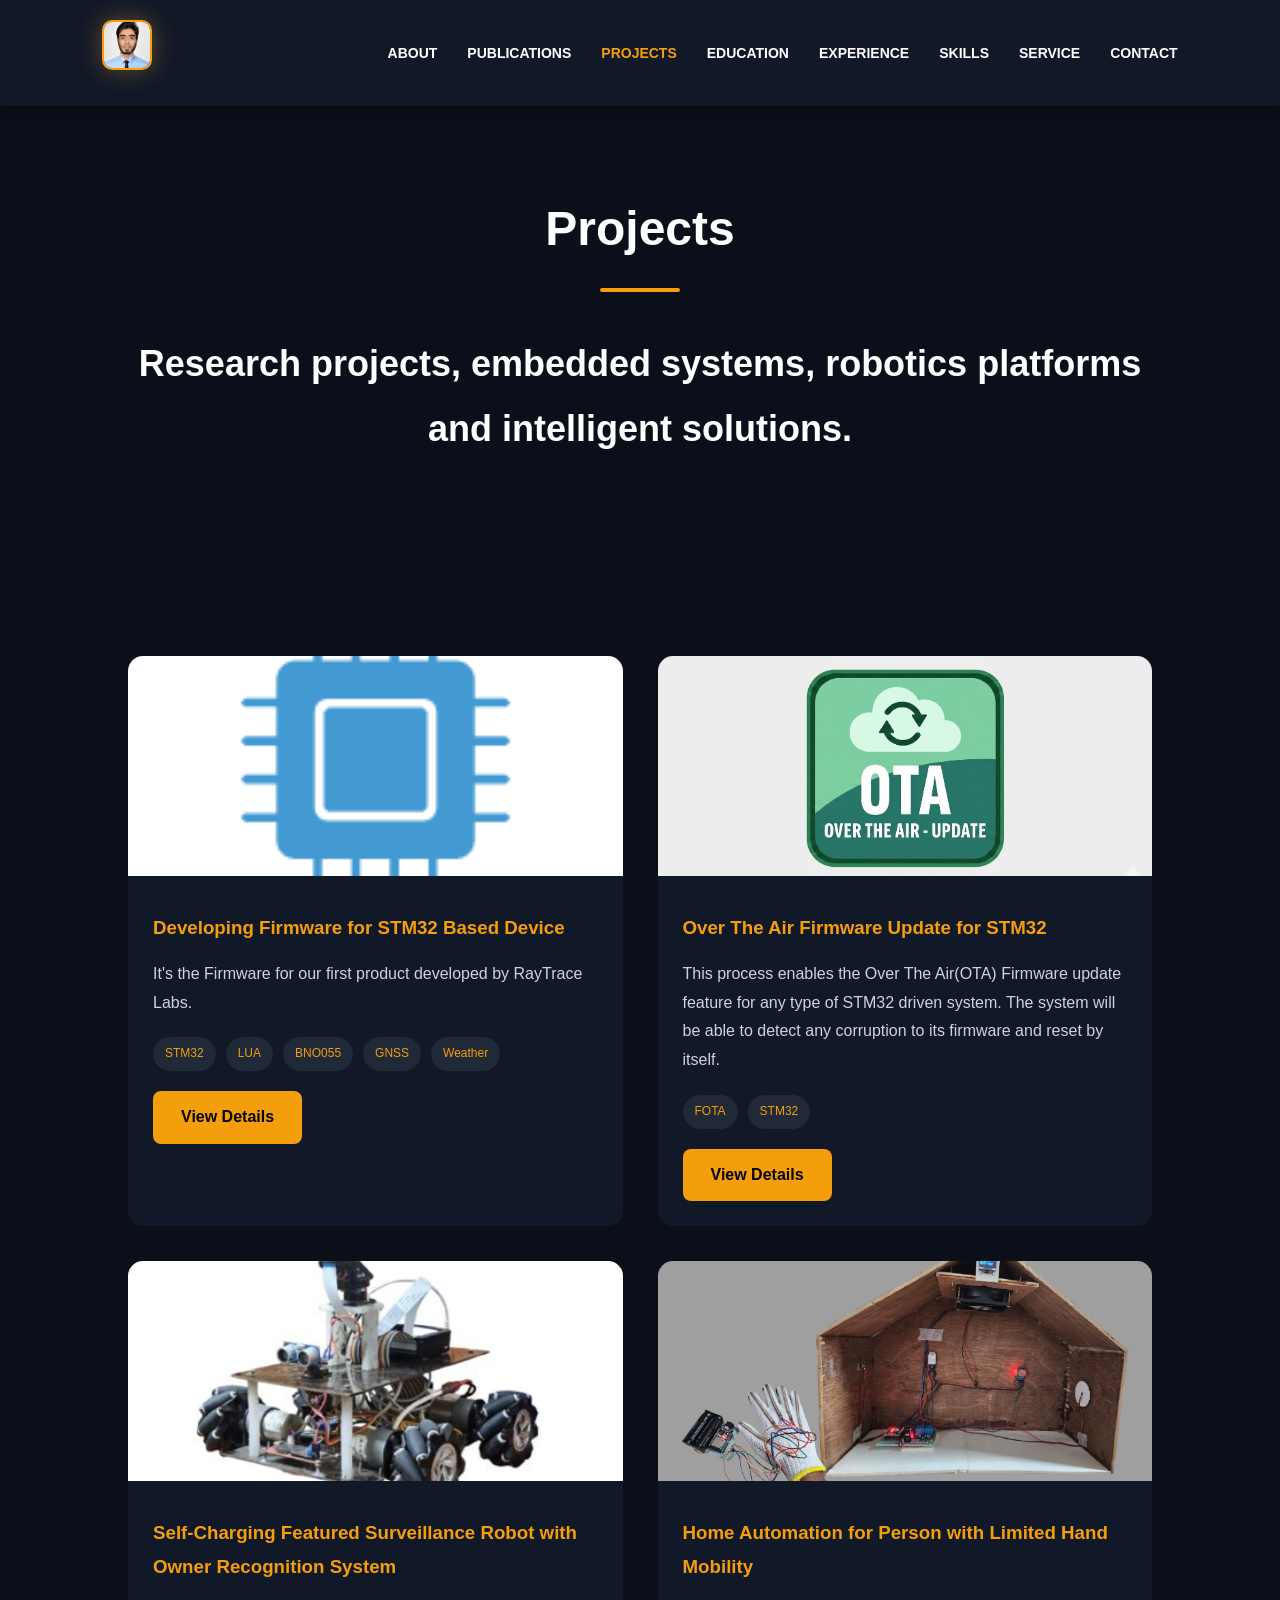
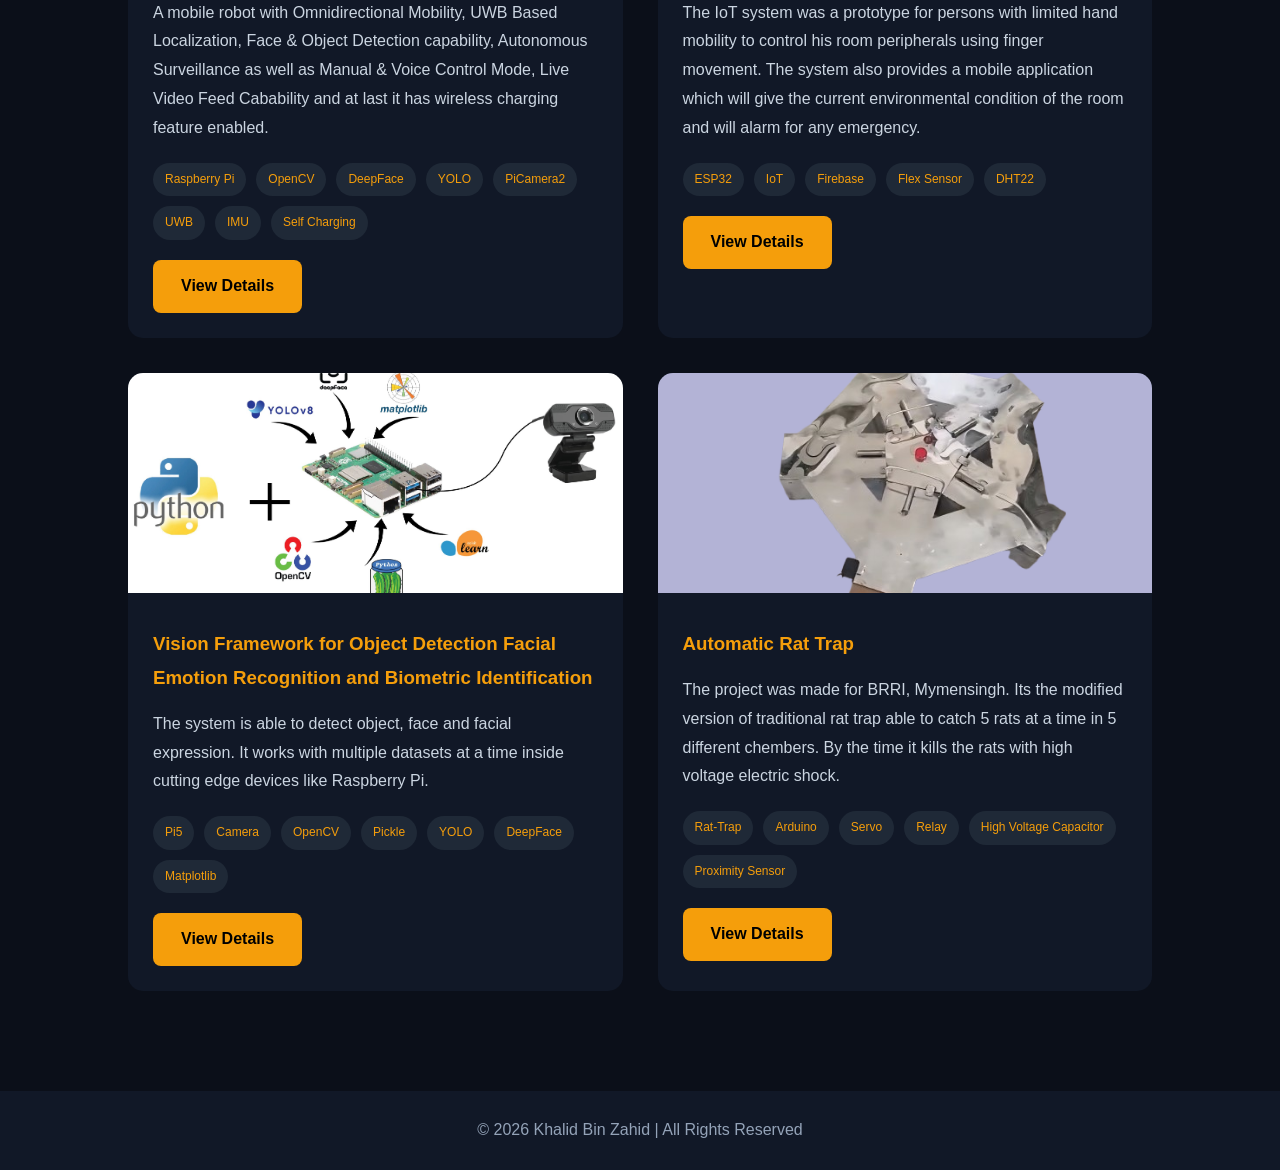
<file: projects.html>
<!DOCTYPE html>
<html lang="en">

<head>

    <meta charset="UTF-8">
    <meta name="viewport" content="width=device-width, initial-scale=1.0">

    <title>Projects | Khalid Bin Zahid</title>

    <link rel="stylesheet" href="style.css">

</head>

<body>

    <!-- ================= NAVBAR ================= -->

    <nav class="navbar">

            <div class="logo1">
              <a class="active" href="index.html">
                  <img src="assets/images/Khalid.png" alt="Profile Picture">
              </a>
            </div>

        <ul class="nav-links">

            <li><a href="index.html">ABOUT</a></li>
            <li><a href="publications.html">PUBLICATIONS</a></li>
            <li><a class="active" href="projects.html">PROJECTS</a></li>
            <li><a href="education.html">EDUCATION</a></li>
            <li><a href="experience.html">EXPERIENCE</a></li>
            <li><a href="skills.html">SKILLS</a></li>
            <li><a href="service.html">SERVICE</a></li>
            <li><a href="contact.html">CONTACT</a></li>

        </ul>

    </nav>

    <!-- ================= HEADER ================= -->

    <section class="page-header">

        <h1>Projects</h1>

        <div class="section-line"></div>

        <H2>
            Research projects, embedded systems,
            robotics platforms and intelligent solutions.
        </H2>

    </section>

    <!-- ================= PROJECTS ================= -->

    <section>

        <div class="projects-grid">

            <!-- Project 1 -->

            <div class="project-card">

                <img src="assets/projects/firmware.png"
                    alt="Firmware">

                <div class="project-content">

                    <h3>Developing Firmware for STM32 Based Device</h3>

                    <p>

                        It's the Firmware for our first product developed by RayTrace Labs.

                    </p>

                    <div class="tech-stack">

                        <span>STM32</span>
                        <span>LUA</span>
                        <span>BNO055</span>
                        <span>GNSS</span>
                        <span>Weather</span>

                    </div>

                    <a href="#" class="btn-primary">
                        View Details
                    </a>

                </div>

            </div>

            <!-- Project 2 -->

            <div class="project-card">

                <img src="assets/projects/OTA.png"
                    alt="FOTA">

                <div class="project-content">

                    <h3>Over The Air Firmware Update for STM32</h3>

                    <p>

                        This process enables the Over The Air(OTA) Firmware update feature for any type of STM32 driven system. 
                        The system will be able to detect any corruption to its firmware and reset by itself.

                    </p>

                    <div class="tech-stack">

                        <span>FOTA</span>
                        <span>STM32</span>

                    </div>

                    <a href="#" class="btn-primary">
                        View Details
                    </a>

                </div>

            </div>

            <!-- Project 3 -->

            <div class="project-card">

                <img src="assets/projects/Thesis.jpg"
                    alt="Surveillance">

                <div class="project-content">

                    <h3>Self-Charging Featured Surveillance Robot with Owner Recognition System</h3>

                    <p>

                        A mobile robot with Omnidirectional Mobility, UWB Based Localization, Face & Object Detection capability, 
                        Autonomous Surveillance as well as Manual & Voice Control Mode, Live Video Feed Cabability and at last 
                        it has wireless charging feature enabled.

                    </p>

                    <div class="tech-stack">

                        <span>Raspberry Pi</span>
                        <span>OpenCV</span>
                        <span>DeepFace</span>
                        <span>YOLO</span>
                        <span>PiCamera2</span>
                        <span>UWB</span>
                        <span>IMU</span>
                        <span>Self Charging</span>

                    </div>

                    <a href="#" class="btn-primary">
                        View Details
                    </a>

                </div>

            </div>

            <!-- Project 4 -->

            <div class="project-card">

                <img src="assets/projects/Flex-01.png"
                    alt="Home Automation">

                <div class="project-content">

                    <h3>Home Automation for Person with Limited Hand Mobility</h3>

                    <p>

                        The IoT system was a prototype for persons with limited hand mobility to control his room peripherals 
                        using finger movement. The system also provides a mobile application which will give the current 
                        environmental condition of the room and will alarm for any emergency.

                    </p>

                    <div class="tech-stack">

                        <span>ESP32</span>
                        <span>IoT</span>
                        <span>Firebase</span>
                        <span>Flex Sensor</span>
                        <span>DHT22</span>

                    </div>

                    <a href="#" class="btn-primary">
                        View Details
                    </a>

                </div>

            </div>

            <!-- Project 5 -->

            <div class="project-card">

                <img src="assets/projects/Vision.jpg"
                    alt="Vision">

                <div class="project-content">

                    <h3>Vision Framework for Object Detection Facial Emotion Recognition and Biometric Identification</h3>

                    <p>

                        The system is able to detect object, face and facial expression. It works with multiple datasets 
                        at a time inside cutting edge devices like Raspberry Pi.

                    </p>

                    <div class="tech-stack">

                        <span>Pi5</span>
                        <span>Camera</span>
                        <span>OpenCV</span>
                        <span>Pickle</span>
                        <span>YOLO</span>
                        <span>DeepFace</span>
                        <span>Matplotlib</span>

                    </div>

                    <a href="#" class="btn-primary">
                        View Details
                    </a>

                </div>

            </div>

            <!-- Project 6 -->

            <div class="project-card">

                <img src="assets/projects/Rat.png"
                    alt="Rat-Trap">

                <div class="project-content">

                    <h3>Automatic Rat Trap</h3>

                    <p>

                        The project was made for BRRI, Mymensingh. Its the modified version of traditional rat trap able to 
                        catch 5 rats at a time in 5 different chembers. By the time it kills the rats with high voltage 
                        electric shock.

                    </p>

                    <div class="tech-stack">

                        <span>Rat-Trap</span>
                        <span>Arduino</span>
                        <span>Servo</span>
                        <span>Relay</span>
                        <span>High Voltage Capacitor</span>
                        <span>Proximity Sensor</span>

                    </div>

                    <a href="#" class="btn-primary">
                        View Details
                    </a>

                </div>

            </div>

        </div>

    </section>

    <!-- ================= FOOTER ================= -->

    <footer>

        <p>
            © 2026 Khalid Bin Zahid | All Rights Reserved
        </p>

    </footer>

</body>

</html>
</file>
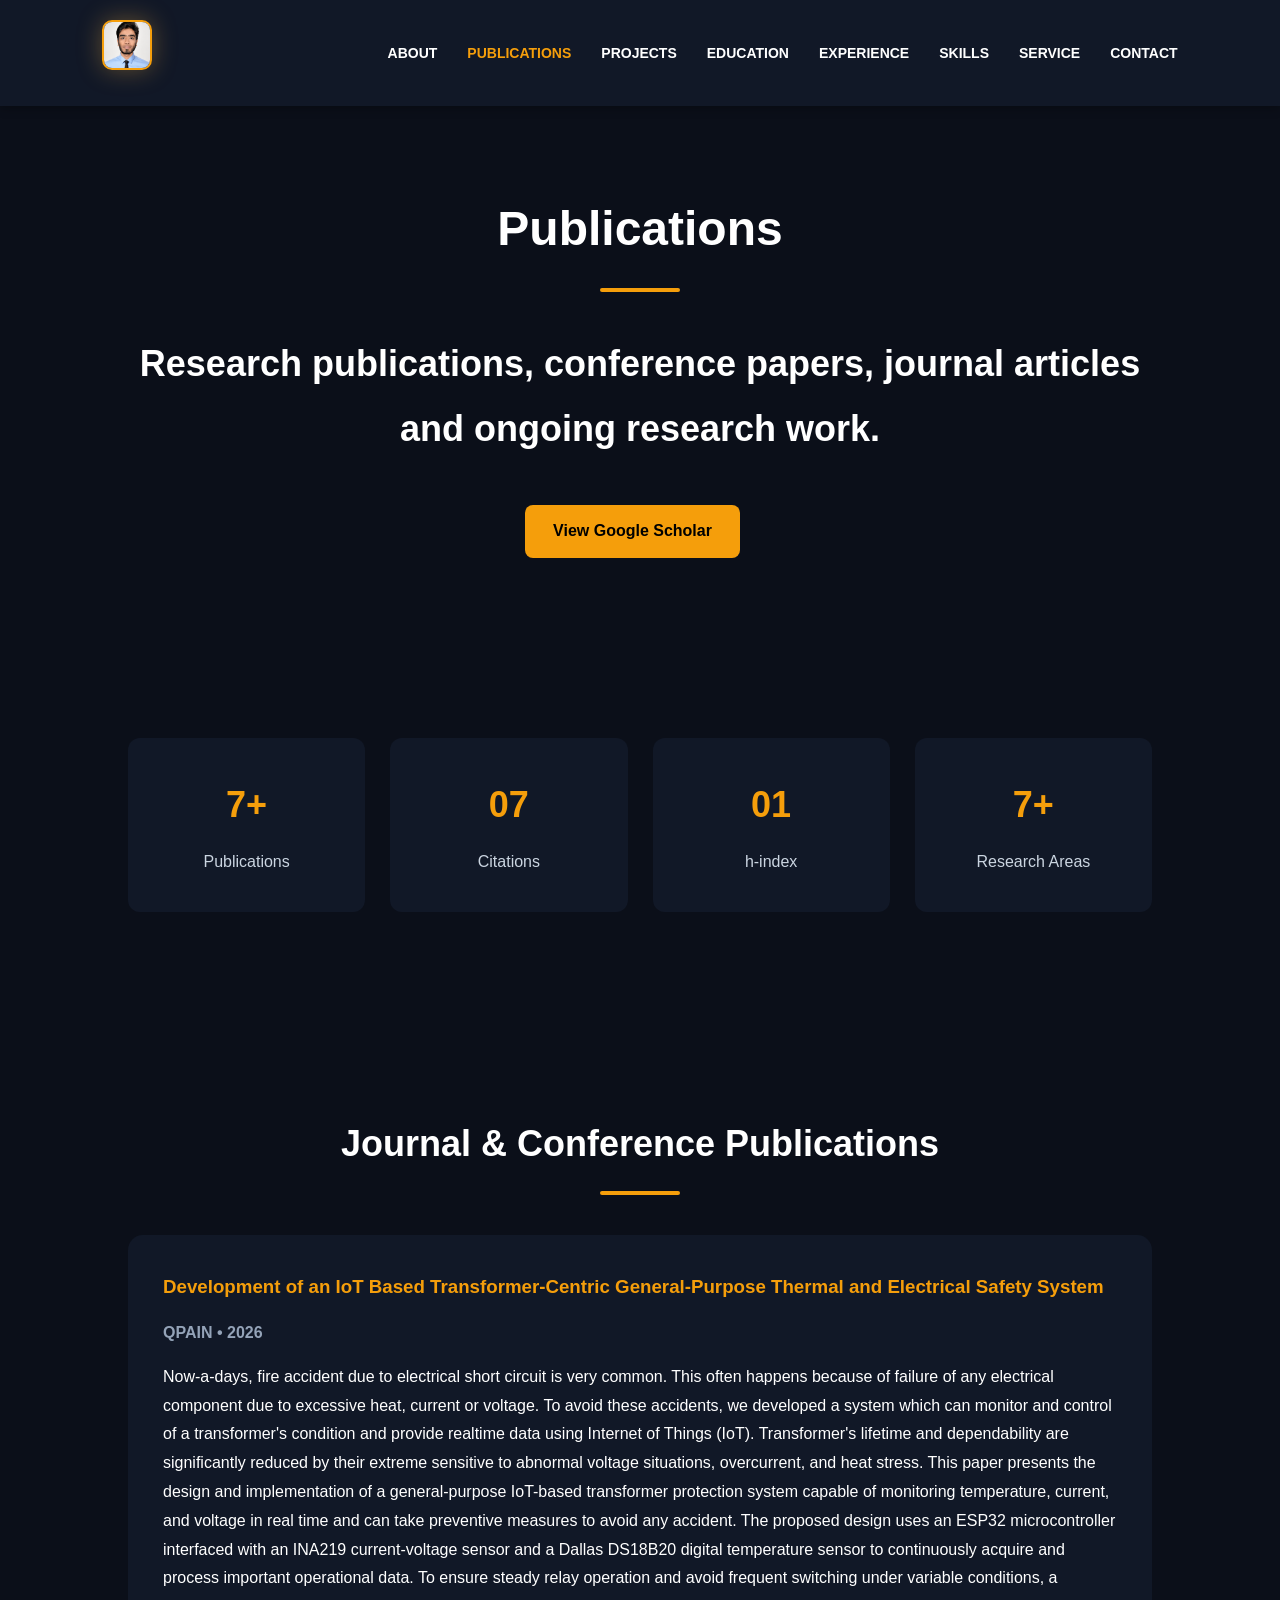
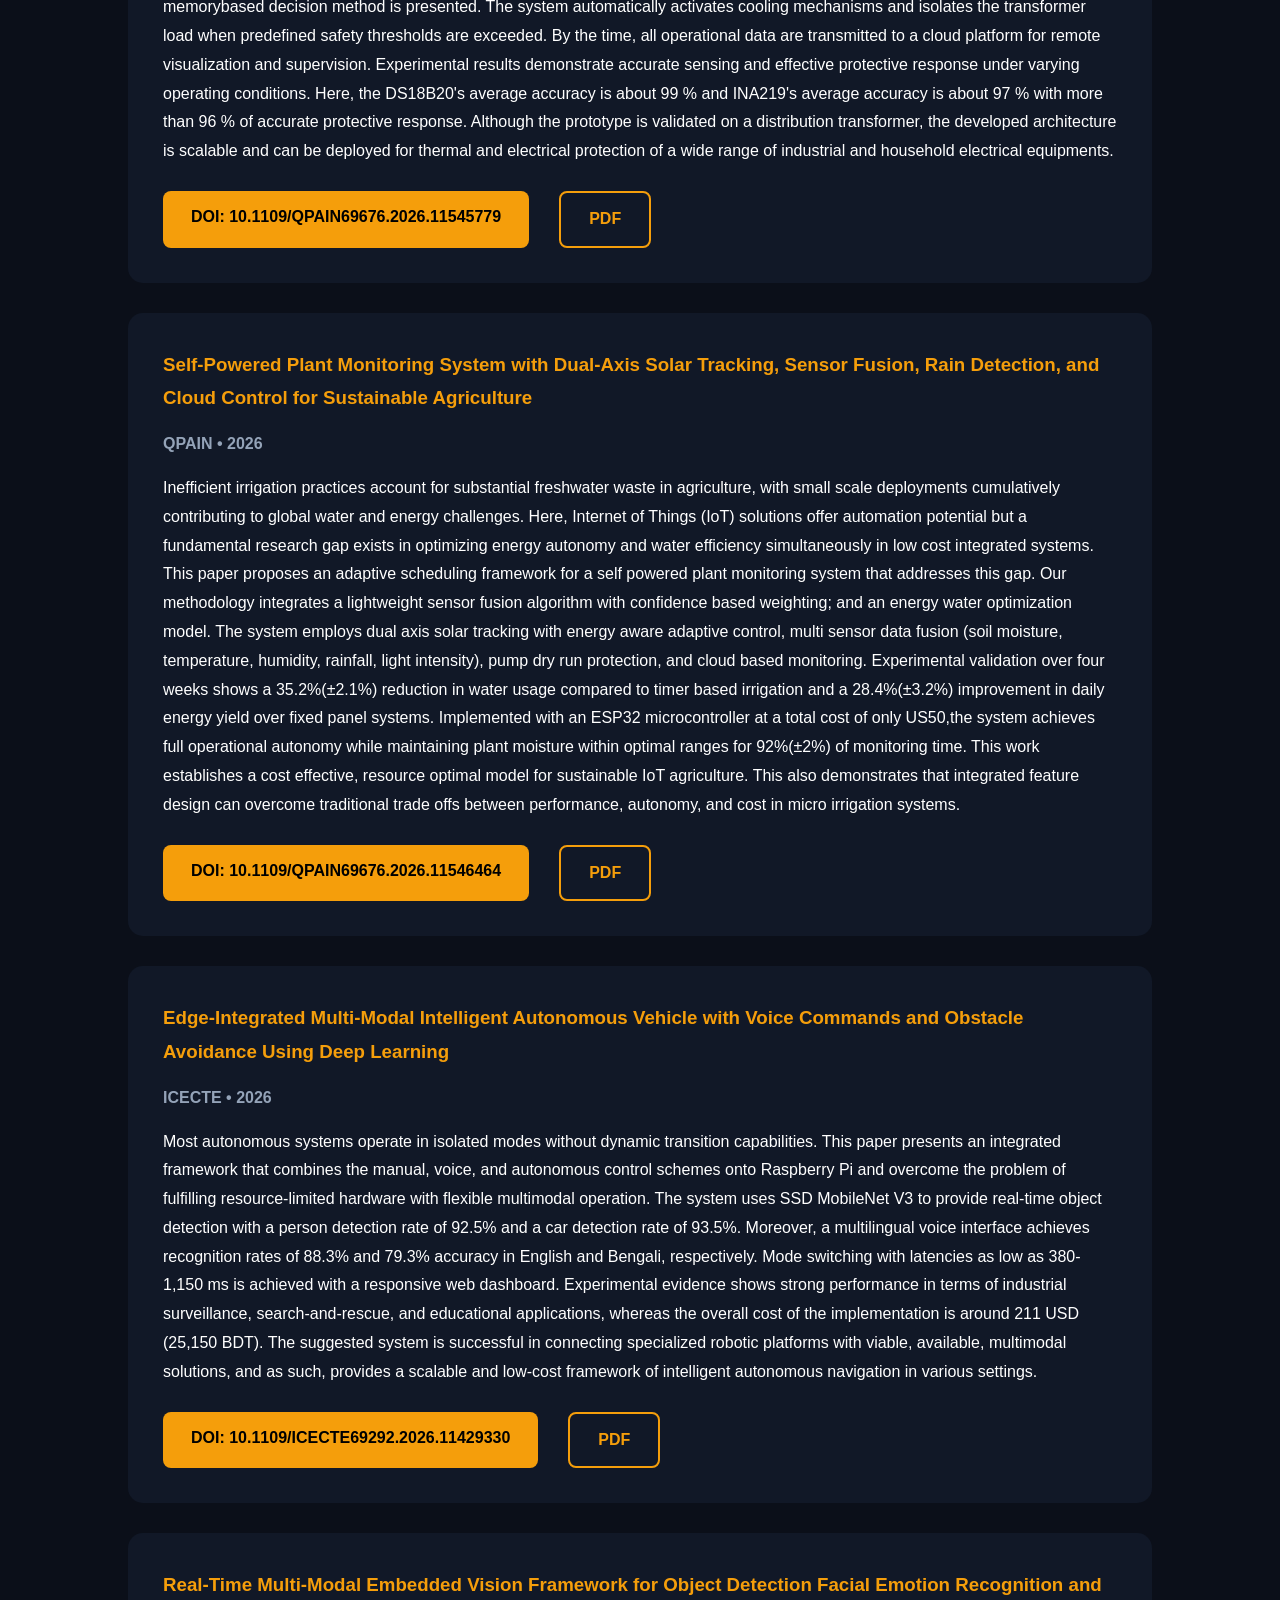
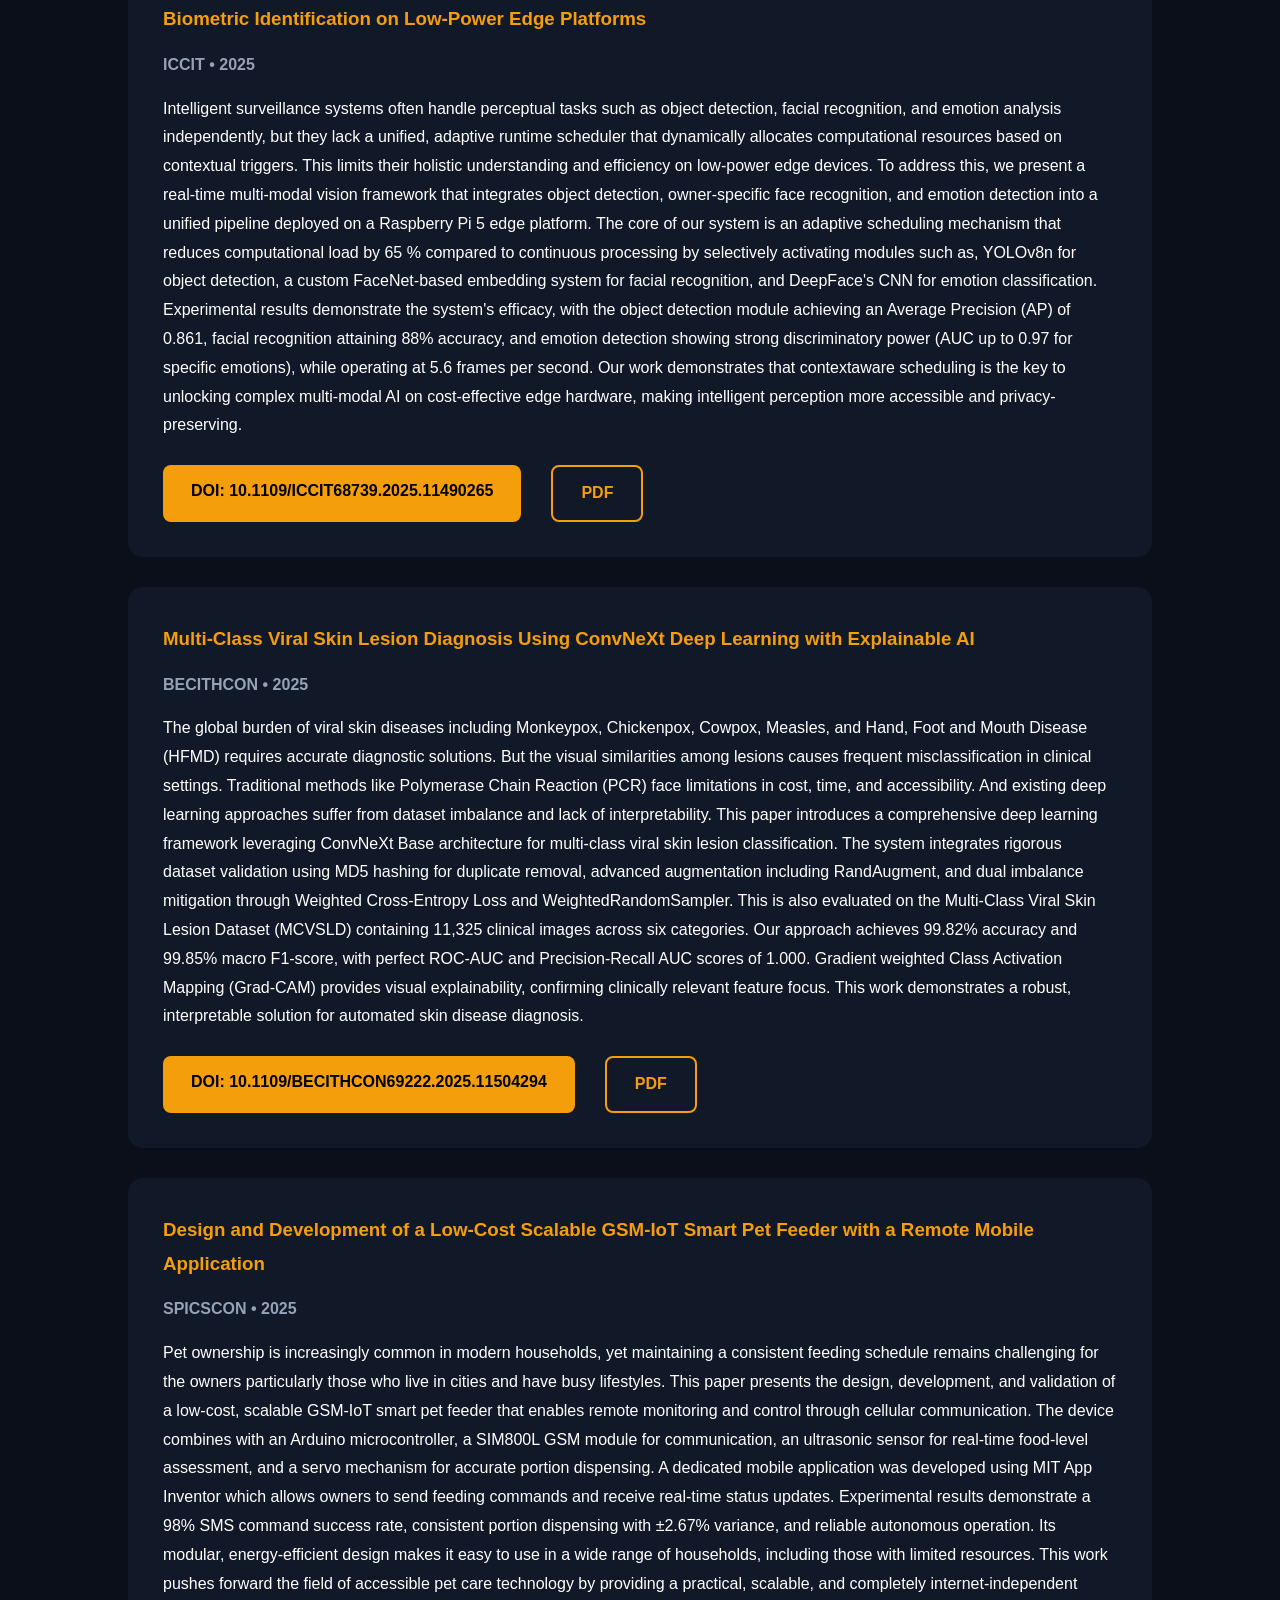
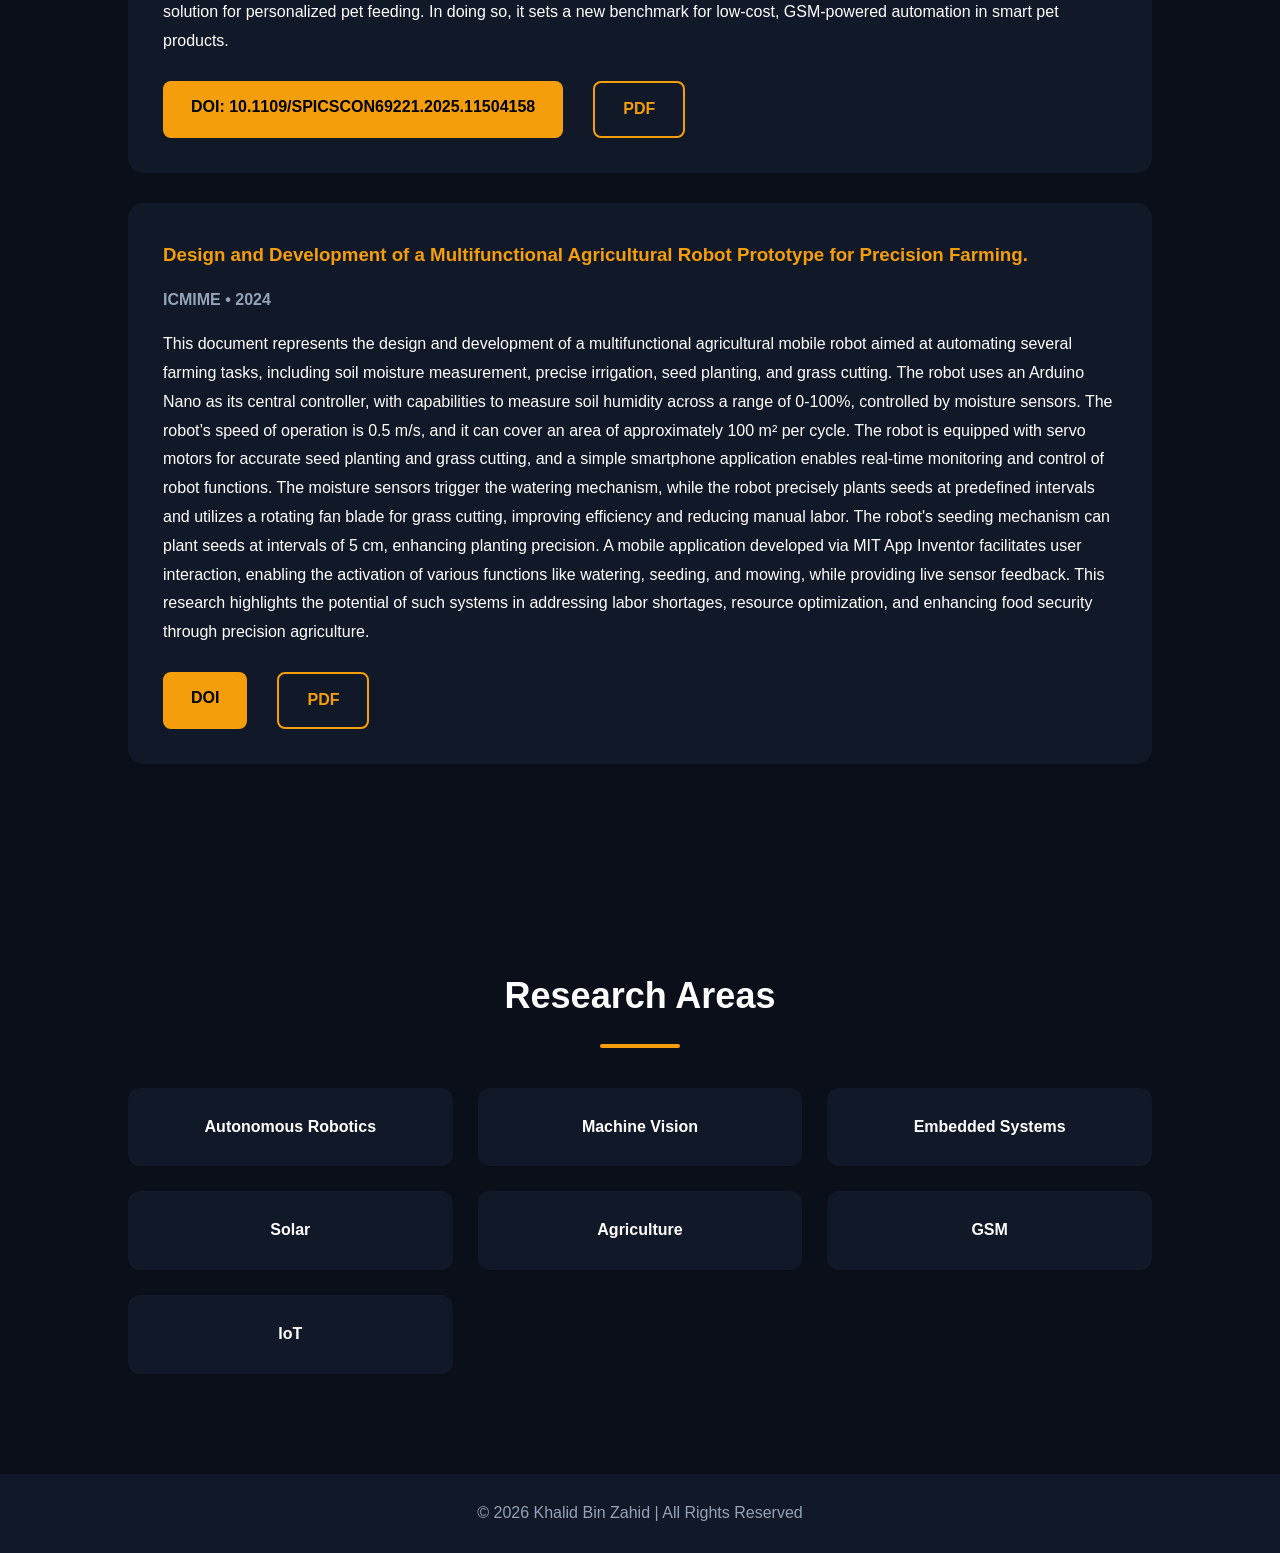
<file: publications.html>
<!DOCTYPE html>
<html lang="en">

<head>

    <meta charset="UTF-8">
    <meta name="viewport" content="width=device-width, initial-scale=1.0">

    <title>Publications | Khalid Bin Zahid</title>

    <link rel="stylesheet" href="style.css">

</head>

<body>

    <!-- ================= NAVBAR ================= -->

    <nav class="navbar">

            <div class="logo1">
              <a class="active" href="index.html">
                  <img src="assets/images/Khalid.png" alt="Profile Picture">
              </a>
            </div>

        <ul class="nav-links">

            <li><a href="index.html">ABOUT</a></li>
            <li><a class="active" href="publications.html">PUBLICATIONS</a></li>
            <li><a href="projects.html">PROJECTS</a></li>
            <li><a href="education.html">EDUCATION</a></li>
            <li><a href="experience.html">EXPERIENCE</a></li>
            <li><a href="skills.html">SKILLS</a></li>
            <li><a href="service.html">SERVICE</a></li>
            <li><a href="contact.html">CONTACT</a></li>

        </ul>

    </nav>

    <!-- ================= HEADER ================= -->

    <section class="page-header">

        <h1>Publications</h1>

        <div class="section-line"></div>

        <H2>
            Research publications, conference papers,
            journal articles and ongoing research work.
        </H2>

        <br>

        <a href="https://scholar.google.com/citations?user=ZjPIclMAAAAJ&hl=en"
            target="_blank"
            class="btn-primary">

            View Google Scholar

        </a>

    </section>

    <!-- ================= RESEARCH STATS ================= -->

    <section class="stats">

        <div class="stat-card">
            <h3>7+</h3>
            <p>Publications</p>
        </div>

        <div class="stat-card">
            <h3>07</h3>
            <p>Citations</p>
        </div>

        <div class="stat-card">
            <h3>01</h3>
            <p>h-index</p>
        </div>

        <div class="stat-card">
            <h3>7+</h3>
            <p>Research Areas</p>
        </div>

    </section>

    <!-- ================= PUBLICATIONS ================= -->

    <section>

        <h2>Journal & Conference Publications</h2>

        <div class="section-line"></div>

        <div class="publication-container">

            <!-- Publication upcoming -->
            
            <!-- Publication 7 -->
            <div class="publication-card">

                <h3>
                    Development of an IoT Based Transformer-Centric General-Purpose Thermal and Electrical Safety System
                </h3>

                <p class="journal">

                    QPAIN • 2026

                </p>

                <p>

                  Now-a-days, fire accident due to electrical short circuit is very common. This often happens because of failure of 
                  any electrical component due to excessive heat, current or voltage. To avoid these accidents, we developed a system 
                  which can monitor and control of a transformer's condition and provide realtime data using Internet of Things (IoT). 
                  Transformer's lifetime and dependability are significantly reduced by their extreme sensitive to abnormal voltage situations, 
                  overcurrent, and heat stress. This paper presents the design and implementation of a general-purpose IoT-based transformer 
                  protection system capable of monitoring temperature, current, and voltage in real time and can take preventive measures to 
                  avoid any accident. The proposed design uses an ESP32 microcontroller interfaced with an INA219 current-voltage sensor and a 
                  Dallas DS18B20 digital temperature sensor to continuously acquire and process important operational data. To ensure steady relay 
                  operation and avoid frequent switching under variable conditions, a memorybased decision method is presented. The system 
                  automatically activates cooling mechanisms and isolates the transformer load when predefined safety thresholds are exceeded. 
                  By the time, all operational data are transmitted to a cloud platform for remote visualization and supervision. Experimental 
                  results demonstrate accurate sensing and effective protective response under varying operating conditions. Here, the DS18B20's 
                  average accuracy is about 99 % and INA219's average accuracy is about 97 % with more than 96 % of accurate protective response. 
                  Although the prototype is validated on a distribution transformer, the developed architecture is scalable and can be deployed 
                  for thermal and electrical protection of a wide range of industrial and household electrical equipments.

                </p>

                <div class="pub-buttons">

                    <a href="https://doi.org/10.1109/QPAIN69676.2026.11545779" class="btn-primary" target="_blank">
                        DOI: 10.1109/QPAIN69676.2026.11545779
                    </a>

                    <a href="https://ieeexplore.ieee.org/abstract/document/11545779" class="btn-secondary" target="_blank">
                        PDF
                    </a>

                </div>

            </div>
            
            <!-- Publication 6 -->
            <div class="publication-card">

                <h3>
                    Self-Powered Plant Monitoring System with Dual-Axis Solar Tracking, Sensor Fusion, Rain Detection, and Cloud Control for Sustainable Agriculture
                </h3>

                <p class="journal">

                    QPAIN • 2026

                </p>

                <p>

                  Inefficient irrigation practices account for substantial freshwater waste in agriculture, with small scale deployments cumulatively 
                  contributing to global water and energy challenges. Here, Internet of Things (IoT) solutions offer automation potential but a 
                  fundamental research gap exists in optimizing energy autonomy and water efficiency simultaneously in low cost integrated systems. 
                  This paper proposes an adaptive scheduling framework for a self powered plant monitoring system that addresses this gap. Our methodology 
                  integrates a lightweight sensor fusion algorithm with confidence based weighting; and an energy water optimization model. The system 
                  employs dual axis solar tracking with energy aware adaptive control, multi sensor data fusion (soil moisture, temperature, humidity, 
                  rainfall, light intensity), pump dry run protection, and cloud based monitoring. Experimental validation over four weeks shows a 
                  35.2%(±2.1%) reduction in water usage compared to timer based irrigation and a 28.4%(±3.2%) improvement in daily energy yield over 
                  fixed panel systems. Implemented with an ESP32 microcontroller at a total cost of only US50,the system achieves full operational 
                  autonomy while maintaining plant moisture within optimal ranges for 92%(±2%) of monitoring time. 
                  This work establishes a cost effective, resource optimal model for sustainable IoT agriculture. This also demonstrates that integrated 
                  feature design can overcome traditional trade offs between performance, autonomy, and cost in micro irrigation systems.

                </p>

                <div class="pub-buttons">

                    <a href="https://doi.org/10.1109/QPAIN69676.2026.11546464" class="btn-primary" target="_blank">
                        DOI: 10.1109/QPAIN69676.2026.11546464
                    </a>

                    <a href="https://ieeexplore.ieee.org/abstract/document/11546464" class="btn-secondary" target="_blank">
                        PDF
                    </a>

                </div>

            </div>
            
            <!-- Publication 5 -->
            <div class="publication-card">

                <h3>
                    Edge-Integrated Multi-Modal Intelligent Autonomous Vehicle with Voice Commands and Obstacle Avoidance Using Deep Learning
                </h3>

                <p class="journal">

                    ICECTE • 2026

                </p>

                <p>

                  Most autonomous systems operate in isolated modes without dynamic transition capabilities. This paper presents an 
                  integrated framework that combines the manual, voice, and autonomous control schemes onto Raspberry Pi and overcome 
                  the problem of fulfilling resource-limited hardware with flexible multimodal operation. The system uses SSD MobileNet 
                  V3 to provide real-time object detection with a person detection rate of 92.5% and a car detection rate of 93.5%. Moreover, 
                  a multilingual voice interface achieves recognition rates of 88.3% and 79.3% accuracy in English and Bengali, respectively. 
                  Mode switching with latencies as low as 380-1,150 ms is achieved with a responsive web dashboard. Experimental evidence 
                  shows strong performance in terms of industrial surveillance, search-and-rescue, and educational applications, whereas 
                  the overall cost of the implementation is around 211 USD (25,150 BDT). The suggested system is successful in connecting 
                  specialized robotic platforms with viable, available, multimodal solutions, and as such, provides a scalable and low-cost 
                  framework of intelligent autonomous navigation in various settings.

                </p>

                <div class="pub-buttons">

                    <a href="https://doi.org/10.1109/ICECTE69292.2026.11429330" class="btn-primary" target="_blank">
                        DOI: 10.1109/ICECTE69292.2026.11429330
                    </a>

                    <a href="https://ieeexplore.ieee.org/abstract/document/11429330" class="btn-secondary" target="_blank">
                        PDF
                    </a>

                </div>

            </div>

            <!-- Publication 4 -->
            <div class="publication-card">

                <h3>
                    Real-Time Multi-Modal Embedded Vision Framework for Object Detection Facial Emotion Recognition and Biometric Identification on Low-Power Edge Platforms
                </h3>

                <p class="journal">

                    ICCIT • 2025

                </p>

                <p>

                  Intelligent surveillance systems often handle perceptual tasks such as object detection, facial recognition, 
                  and emotion analysis independently, but they lack a unified, adaptive runtime scheduler that dynamically allocates 
                  computational resources based on contextual triggers. This limits their holistic understanding and efficiency on 
                  low-power edge devices. To address this, we present a real-time multi-modal vision framework that integrates object 
                  detection, owner-specific face recognition, and emotion detection into a unified pipeline deployed on a Raspberry Pi 5 
                  edge platform. The core of our system is an adaptive scheduling mechanism that reduces computational load by 65 % compared 
                  to continuous processing by selectively activating modules such as, YOLOv8n for object detection, a custom FaceNet-based 
                  embedding system for facial recognition, and DeepFace's CNN for emotion classification. Experimental results demonstrate 
                  the system's efficacy, with the object detection module achieving an Average Precision (AP) of 0.861, facial recognition 
                  attaining 88% accuracy, and emotion detection showing strong discriminatory power (AUC up to 0.97 for specific emotions), 
                  while operating at 5.6 frames per second. Our work demonstrates that contextaware scheduling is the key to unlocking 
                  complex multi-modal AI on cost-effective edge hardware, making intelligent perception more accessible and privacy-preserving.

                </p>

                <div class="pub-buttons">

                    <a href="https://doi.org/10.1109/ICCIT68739.2025.11490265" class="btn-primary" target="_blank">
                        DOI: 10.1109/ICCIT68739.2025.11490265
                    </a>

                    <a href="https://ieeexplore.ieee.org/abstract/document/11490265" class="btn-secondary" target="_blank">
                        PDF
                    </a>

                </div>

            </div>
            
            <!-- Publication 3 -->

            <div class="publication-card">

                <h3>
                    Multi-Class Viral Skin Lesion Diagnosis Using ConvNeXt Deep Learning with Explainable AI
                </h3>

                <p class="journal">

                    BECITHCON • 2025

                </p>

                <p>

                    The global burden of viral skin diseases including Monkeypox, Chickenpox, Cowpox, Measles, and Hand, 
                    Foot and Mouth Disease (HFMD) requires accurate diagnostic solutions. But the visual similarities among 
                    lesions causes frequent misclassification in clinical settings. Traditional methods like Polymerase Chain 
                    Reaction (PCR) face limitations in cost, time, and accessibility. And existing deep learning approaches 
                    suffer from dataset imbalance and lack of interpretability. This paper introduces a comprehensive deep 
                    learning framework leveraging ConvNeXt Base architecture for multi-class viral skin lesion classification. 
                    The system integrates rigorous dataset validation using MD5 hashing for duplicate removal, advanced augmentation 
                    including RandAugment, and dual imbalance mitigation through Weighted Cross-Entropy Loss and WeightedRandomSampler. 
                    This is also evaluated on the Multi-Class Viral Skin Lesion Dataset (MCVSLD) containing 11,325 clinical images across 
                    six categories. Our approach achieves 99.82% accuracy and 99.85% macro F1-score, with perfect ROC-AUC and Precision-Recall 
                    AUC scores of 1.000. Gradient weighted Class Activation Mapping (Grad-CAM) provides visual explainability, confirming 
                    clinically relevant feature focus. This work demonstrates a robust, interpretable solution for automated skin disease diagnosis.

                </p>

                <div class="pub-buttons">

                    <a href="https://doi.org/10.1109/BECITHCON69222.2025.11504294" class="btn-primary" target="_blank">
                        DOI: 10.1109/BECITHCON69222.2025.11504294
                    </a>

                    <a href="https://ieeexplore.ieee.org/abstract/document/11504294" class="btn-secondary" target="_blank">
                        PDF
                    </a>

                </div>

            </div>

            <!-- Publication 2 -->

            <div class="publication-card">

                <h3>
                    Design and Development of a Low-Cost Scalable GSM-IoT Smart Pet Feeder with a Remote Mobile Application
                </h3>

                <p class="journal">

                    SPICSCON • 2025

                </p>

                <p>

                    Pet ownership is increasingly common in modern households, yet maintaining a consistent feeding 
                    schedule remains challenging for the owners particularly those who live in cities and have busy 
                    lifestyles. This paper presents the design, development, and validation of a low-cost, scalable 
                    GSM-IoT smart pet feeder that enables remote monitoring and control through cellular communication. 
                    The device combines with an Arduino microcontroller, a SIM800L GSM module for communication, an ultrasonic 
                    sensor for real-time food-level assessment, and a servo mechanism for accurate portion dispensing. A dedicated 
                    mobile application was developed using MIT App Inventor which allows owners to send feeding commands and receive 
                    real-time status updates. Experimental results demonstrate a 98% SMS command success rate, consistent portion dispensing 
                    with ±2.67% variance, and reliable autonomous operation. Its modular, energy-efficient design makes it easy to use in a 
                    wide range of households, including those with limited resources. This work pushes forward the field of accessible pet 
                    care technology by providing a practical, scalable, and completely internet-independent solution for personalized pet 
                    feeding. In doing so, it sets a new benchmark for low-cost, GSM-powered automation in smart pet products.

                </p>

                <div class="pub-buttons">

                    <a href="https://doi.org/10.1109/SPICSCON69221.2025.11504158" class="btn-primary" target="_blank">
                        DOI: 10.1109/SPICSCON69221.2025.11504158
                    </a>

                    <a href="https://ieeexplore.ieee.org/abstract/document/11504158" class="btn-secondary" target="_blank">
                        PDF
                    </a>

                </div>

            </div>

            <!-- Publication 1 -->

            <div class="publication-card">

                <h3>
                    Design and Development of a Multifunctional Agricultural Robot Prototype for Precision Farming.
                </h3>

                <p class="journal">

                    ICMIME • 2024

                </p>

                <p>
                    This document represents the design and development of a multifunctional agricultural mobile robot aimed at
                    automating several farming tasks, including soil moisture measurement, precise irrigation, seed planting, and
                    grass cutting. The robot uses an Arduino Nano as its central controller, with capabilities to measure soil humidity
                    across a range of 0-100%, controlled by moisture sensors. The robot’s speed of operation is 0.5 m/s, and it can
                    cover an area of approximately 100 m² per cycle. The robot is equipped with servo motors for accurate seed
                    planting and grass cutting, and a simple smartphone application enables real-time monitoring and control of
                    robot functions. The moisture sensors trigger the watering mechanism, while the robot precisely plants seeds at
                    predefined intervals and utilizes a rotating fan blade for grass cutting, improving efficiency and reducing manual
                    labor. The robot's seeding mechanism can plant seeds at intervals of 5 cm, enhancing planting precision. A mobile
                    application developed via MIT App Inventor facilitates user interaction, enabling the activation of various
                    functions like watering, seeding, and mowing, while providing live sensor feedback. This research highlights the
                    potential of such systems in addressing labor shortages, resource optimization, and enhancing food security
                    through precision agriculture.
                </p>

                <div class="pub-buttons">

                    <a href="https://www.researchgate.net/profile/Md-Islam-1439/publication/387755519_Design_and_Development_of_a_Multifunctional_Agricultural_Robot_Prototype_for_Precision_Farming/links/677be3e800aa3770e0dc65c3/Design-and-Development-of-a-Multifunctional-Agricultural-Robot-Prototype-for-Precision-Farming.pdf" class="btn-primary" target="_blank">
                        DOI
                    </a>

                    <a href="https://www.researchgate.net/profile/Md-Islam-1439/publication/387755519_Design_and_Development_of_a_Multifunctional_Agricultural_Robot_Prototype_for_Precision_Farming/links/677be3e800aa3770e0dc65c3/Design-and-Development-of-a-Multifunctional-Agricultural-Robot-Prototype-for-Precision-Farming.pdf" class="btn-secondary" target="_blank">
                        PDF
                    </a>

                </div>

            </div>

        </div>

    </section>

    <!-- ================= RESEARCH INTERESTS ================= -->

    <section>

        <h2>Research Areas</h2>

        <div class="section-line"></div>

        <div class="interest-container">

            <div class="interest-card">
                Autonomous Robotics
            </div>

            <div class="interest-card">
                Machine Vision
            </div>

            <div class="interest-card">
                Embedded Systems
            </div>

            <div class="interest-card">
                Solar
            </div>

            <div class="interest-card">
                Agriculture
            </div>

            <div class="interest-card">
                GSM
            </div>

            <div class="interest-card">
                IoT
            </div>

        </div>

    </section>

    <!-- ================= FOOTER ================= -->

    <footer>

        <p>
            © 2026 Khalid Bin Zahid | All Rights Reserved
        </p>

    </footer>

</body>

</html>
</file>
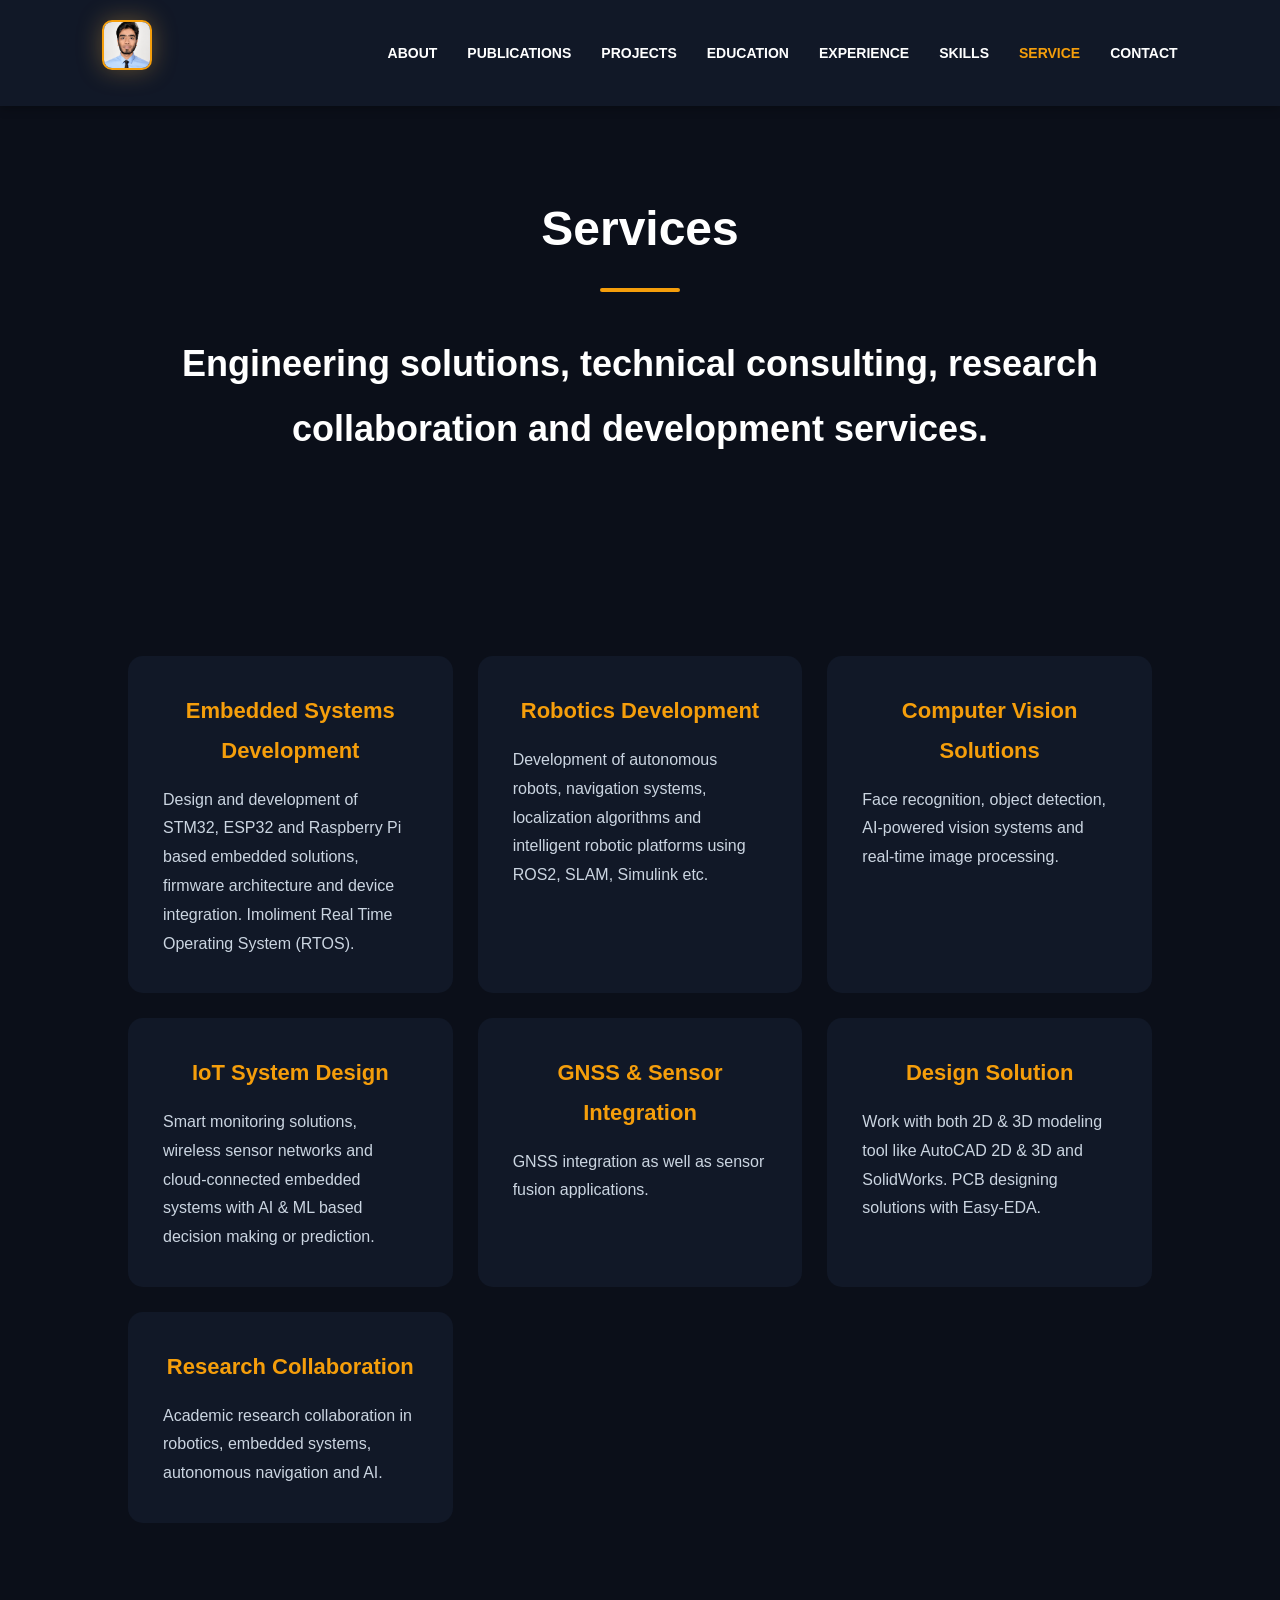
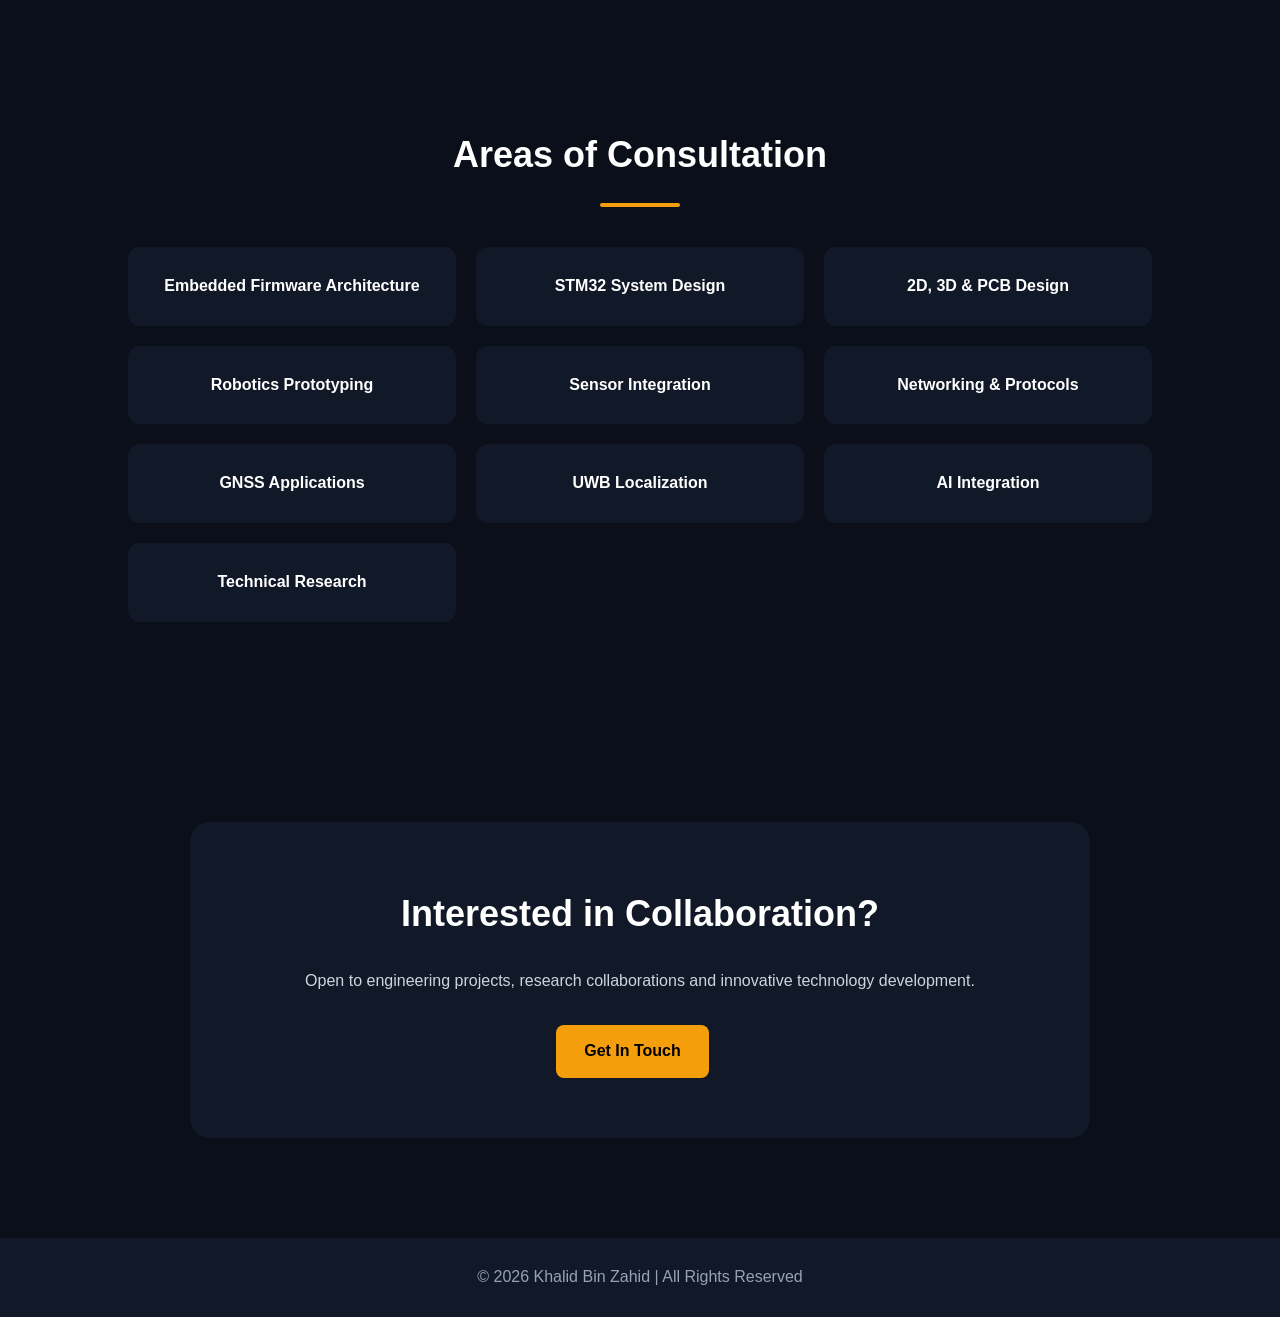
<file: service.html>
<!DOCTYPE html>
<html lang="en">

<head>

    <meta charset="UTF-8">
    <meta name="viewport" content="width=device-width, initial-scale=1.0">

    <title>Services | Khalid Bin Zahid</title>

    <link rel="stylesheet" href="style.css">

</head>

<body>

    <!-- ================= NAVBAR ================= -->

    <nav class="navbar">

            <div class="logo1">
              <a class="active" href="index.html">
                  <img src="assets/images/Khalid.png" alt="Profile Picture">
              </a>
            </div>

        <ul class="nav-links">

            <li><a href="index.html">ABOUT</a></li>
            <li><a href="publications.html">PUBLICATIONS</a></li>
            <li><a href="projects.html">PROJECTS</a></li>
            <li><a href="education.html">EDUCATION</a></li>
            <li><a href="experience.html">EXPERIENCE</a></li>
            <li><a href="skills.html">SKILLS</a></li>
            <li><a class="active" href="service.html">SERVICE</a></li>
            <li><a href="contact.html">CONTACT</a></li>

        </ul>

    </nav>

    <!-- ================= HEADER ================= -->

    <section class="page-header">

        <h1>Services</h1>

        <div class="section-line"></div>

        <H2>
            Engineering solutions, technical consulting,
            research collaboration and development services.
        </H2>

    </section>

    <!-- ================= SERVICES ================= -->

    <section>

        <div class="services-grid">

            <div class="service-card">

                <h2>Embedded Systems Development</h2>

                <p>
                    Design and development of STM32, ESP32 and
                    Raspberry Pi based embedded solutions,
                    firmware architecture and device integration. Imoliment Real Time Operating System (RTOS).
                </p>

            </div>

            <div class="service-card">

                <h2>Robotics Development</h2>

                <p>
                    Development of autonomous robots,
                    navigation systems, localization algorithms
                    and intelligent robotic platforms using ROS2, SLAM, Simulink etc.
                </p>

            </div>

            <div class="service-card">

                <h2>Computer Vision Solutions</h2>

                <p>
                    Face recognition, object detection,
                    AI-powered vision systems and
                    real-time image processing.
                </p>

            </div>

            <div class="service-card">

                <h2>IoT System Design</h2>

                <p>
                    Smart monitoring solutions,
                    wireless sensor networks and
                    cloud-connected embedded systems with AI & ML based 
                    decision making or prediction.
                </p>

            </div>

            <div class="service-card">

                <h2>GNSS & Sensor Integration</h2>

                <p>
                    GNSS integration as well as sensor fusion
                    applications.
                </p>

            </div>

            <div class="service-card">

                <h2>Design Solution</h2>

                <p>
                    Work with both 2D & 3D modeling tool like AutoCAD 2D & 3D and SolidWorks. 
                    PCB designing solutions with Easy-EDA.
                </p>

            </div>

            <div class="service-card">

                <h2>Research Collaboration</h2>

                <p>
                    Academic research collaboration in
                    robotics, embedded systems,
                    autonomous navigation and AI.
                </p>

            </div>

        </div>

    </section>

    <!-- ================= CONSULTING ================= -->

    <section>

        <h2>Areas of Consultation</h2>

        <div class="section-line"></div>

        <div class="consulting-grid">

            <div class="consulting-card">
                Embedded Firmware Architecture
            </div>

            <div class="consulting-card">
                STM32 System Design
            </div>

            <div class="consulting-card">
                2D, 3D & PCB Design
            </div>

            <div class="consulting-card">
                Robotics Prototyping
            </div>

            <div class="consulting-card">
                Sensor Integration
            </div>

            <div class="consulting-card">
                Networking & Protocols
            </div>

            <div class="consulting-card">
                GNSS Applications
            </div>

            <div class="consulting-card">
                UWB Localization
            </div>

            <div class="consulting-card">
                AI Integration
            </div>

            <div class="consulting-card">
                Technical Research
            </div>

        </div>

    </section>

    <!-- ================= CTA ================= -->

    <section>

        <div class="cta-card">

            <h2>
                Interested in Collaboration?
            </h2>

            <p>
                Open to engineering projects,
                research collaborations and
                innovative technology development.
            </p>

            <a href="contact.html" class="btn-primary">
                Get In Touch
            </a>

        </div>

    </section>

    <!-- ================= FOOTER ================= -->

    <footer>

        <p>
            © 2026 Khalid Bin Zahid | All Rights Reserved
        </p>

    </footer>

</body>

</html>
</file>
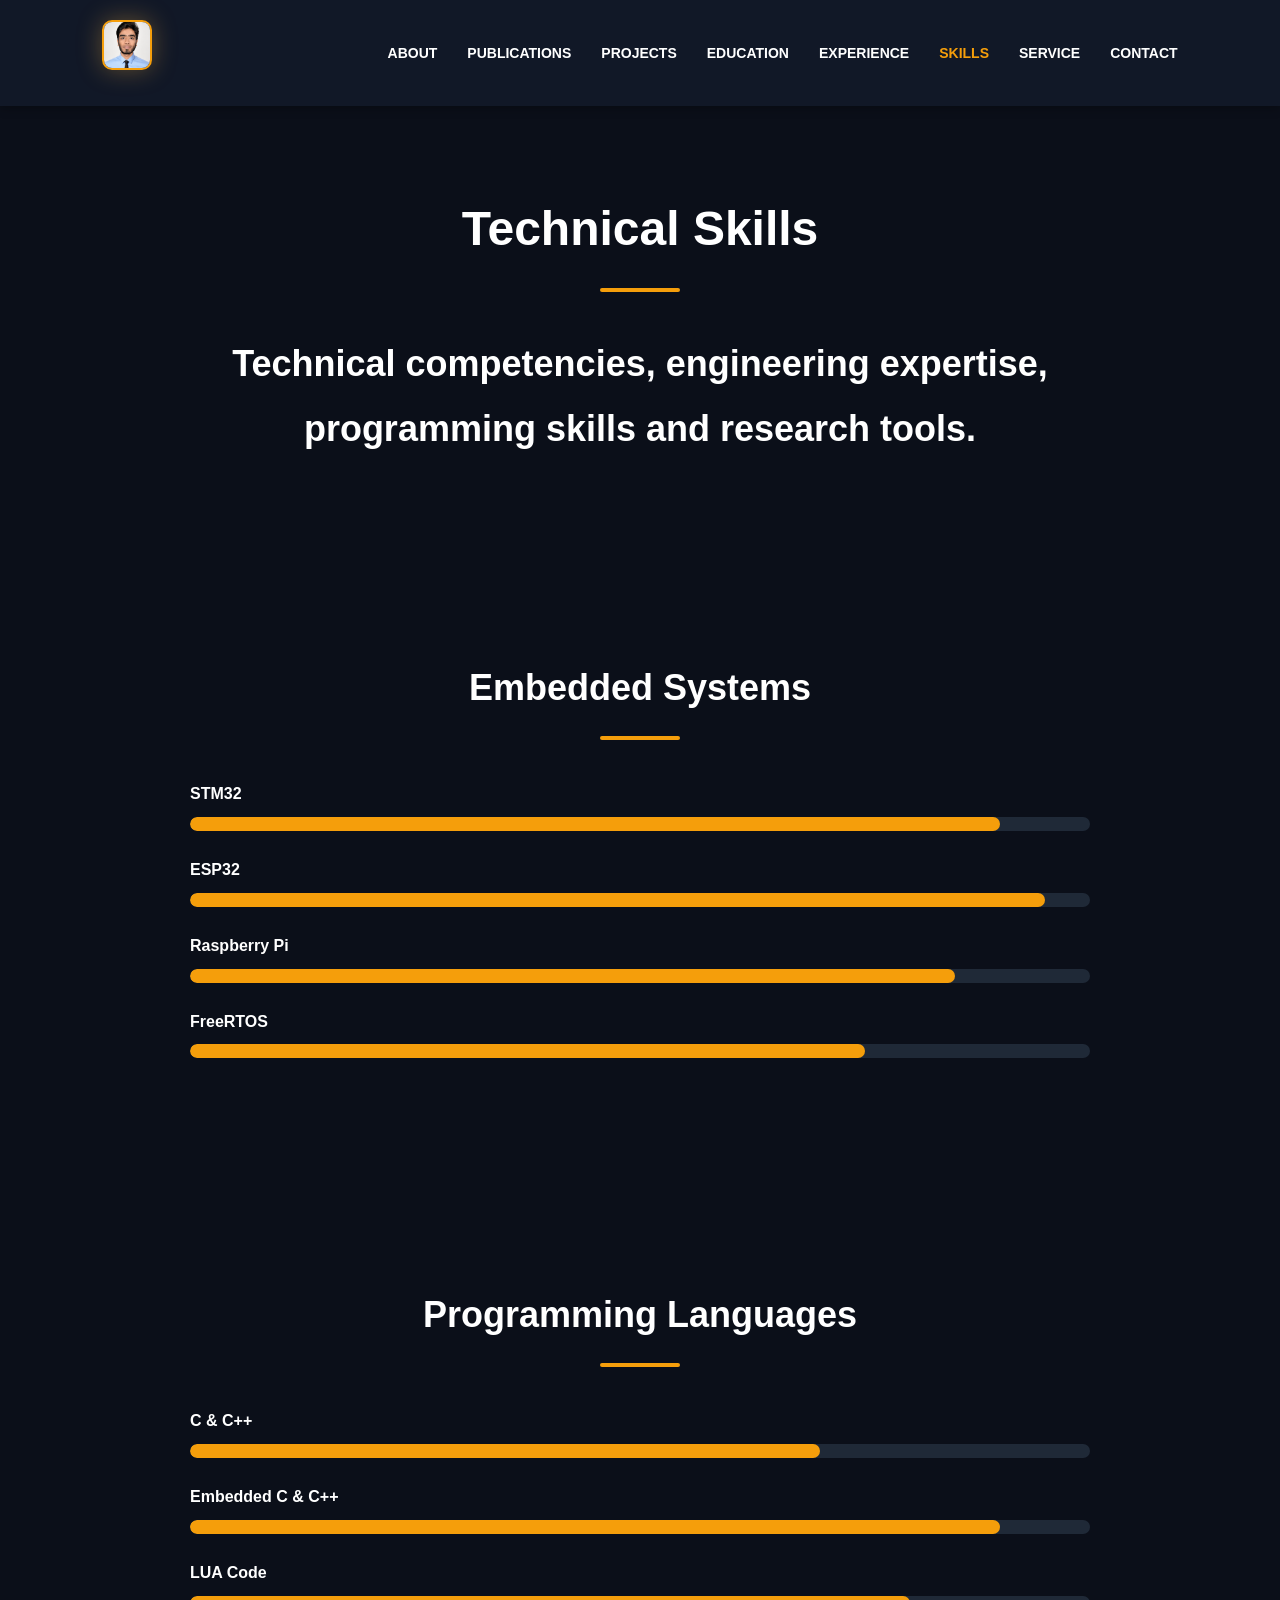
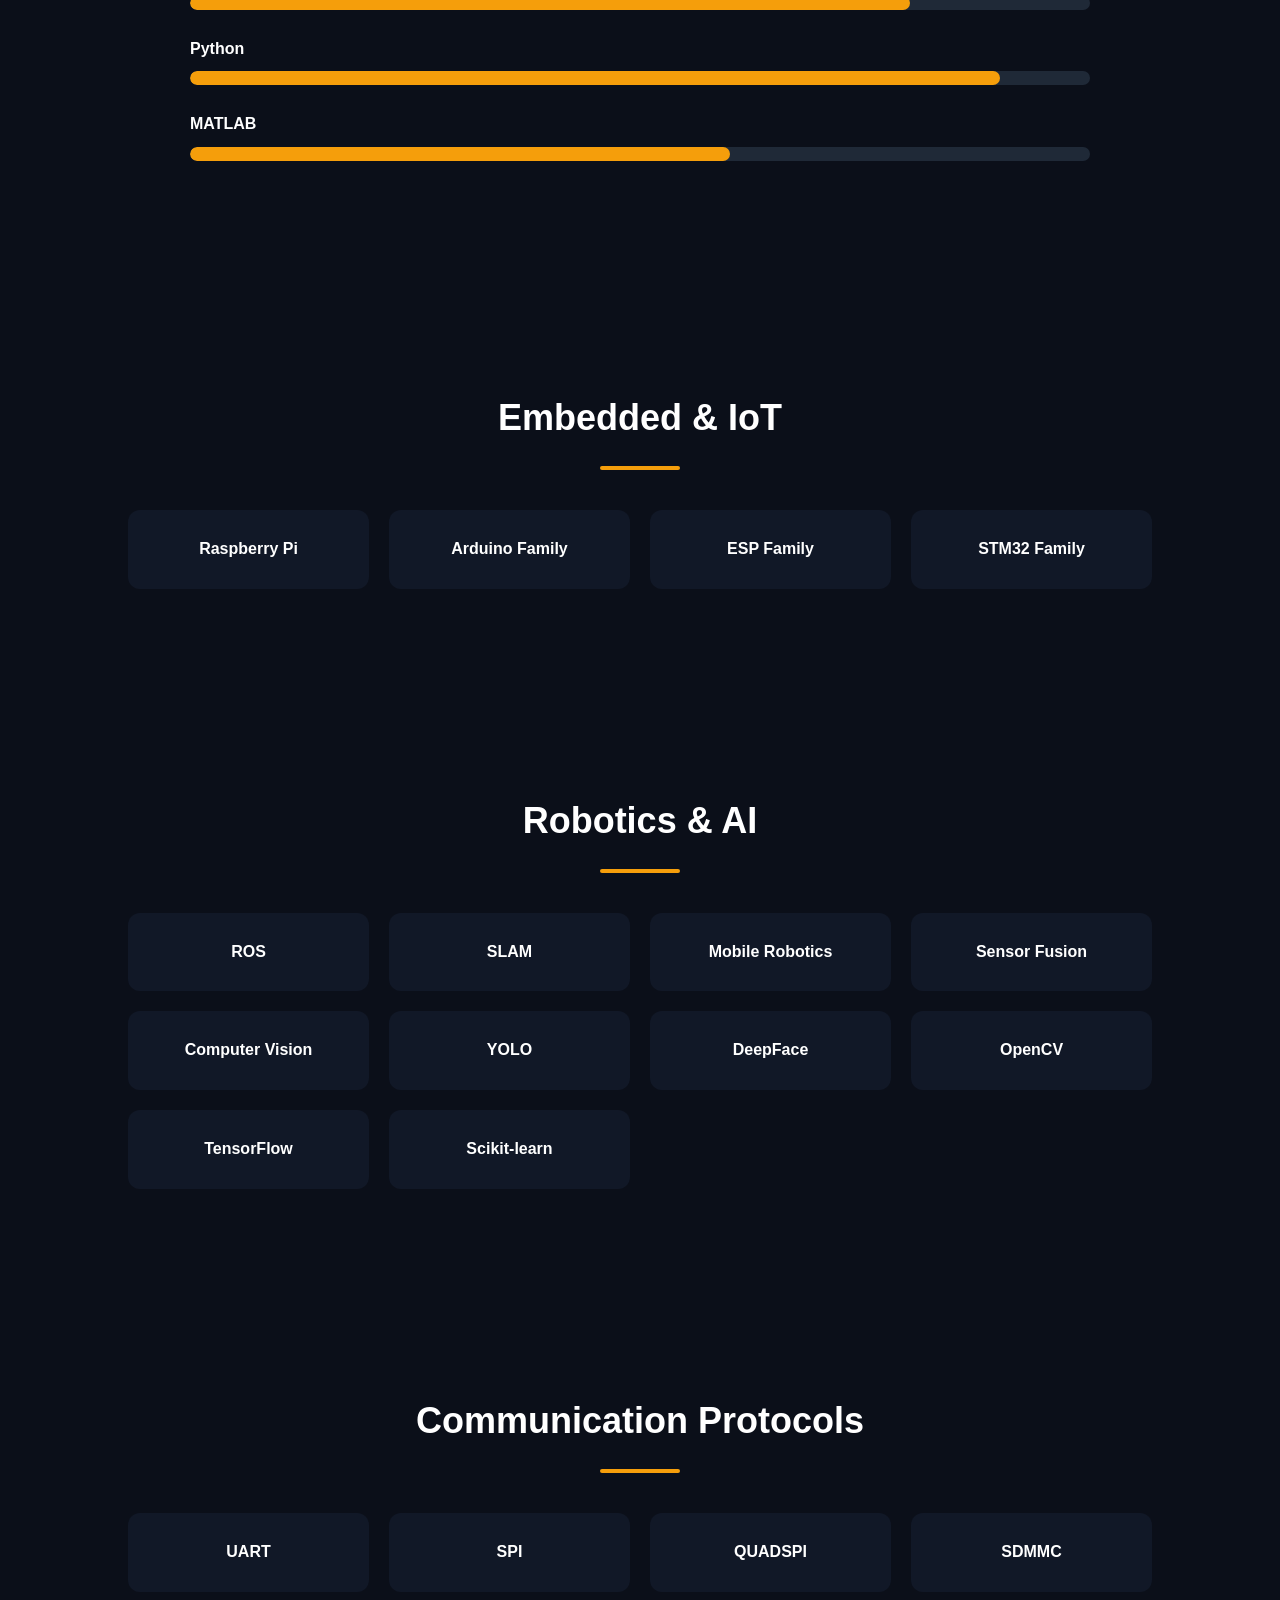
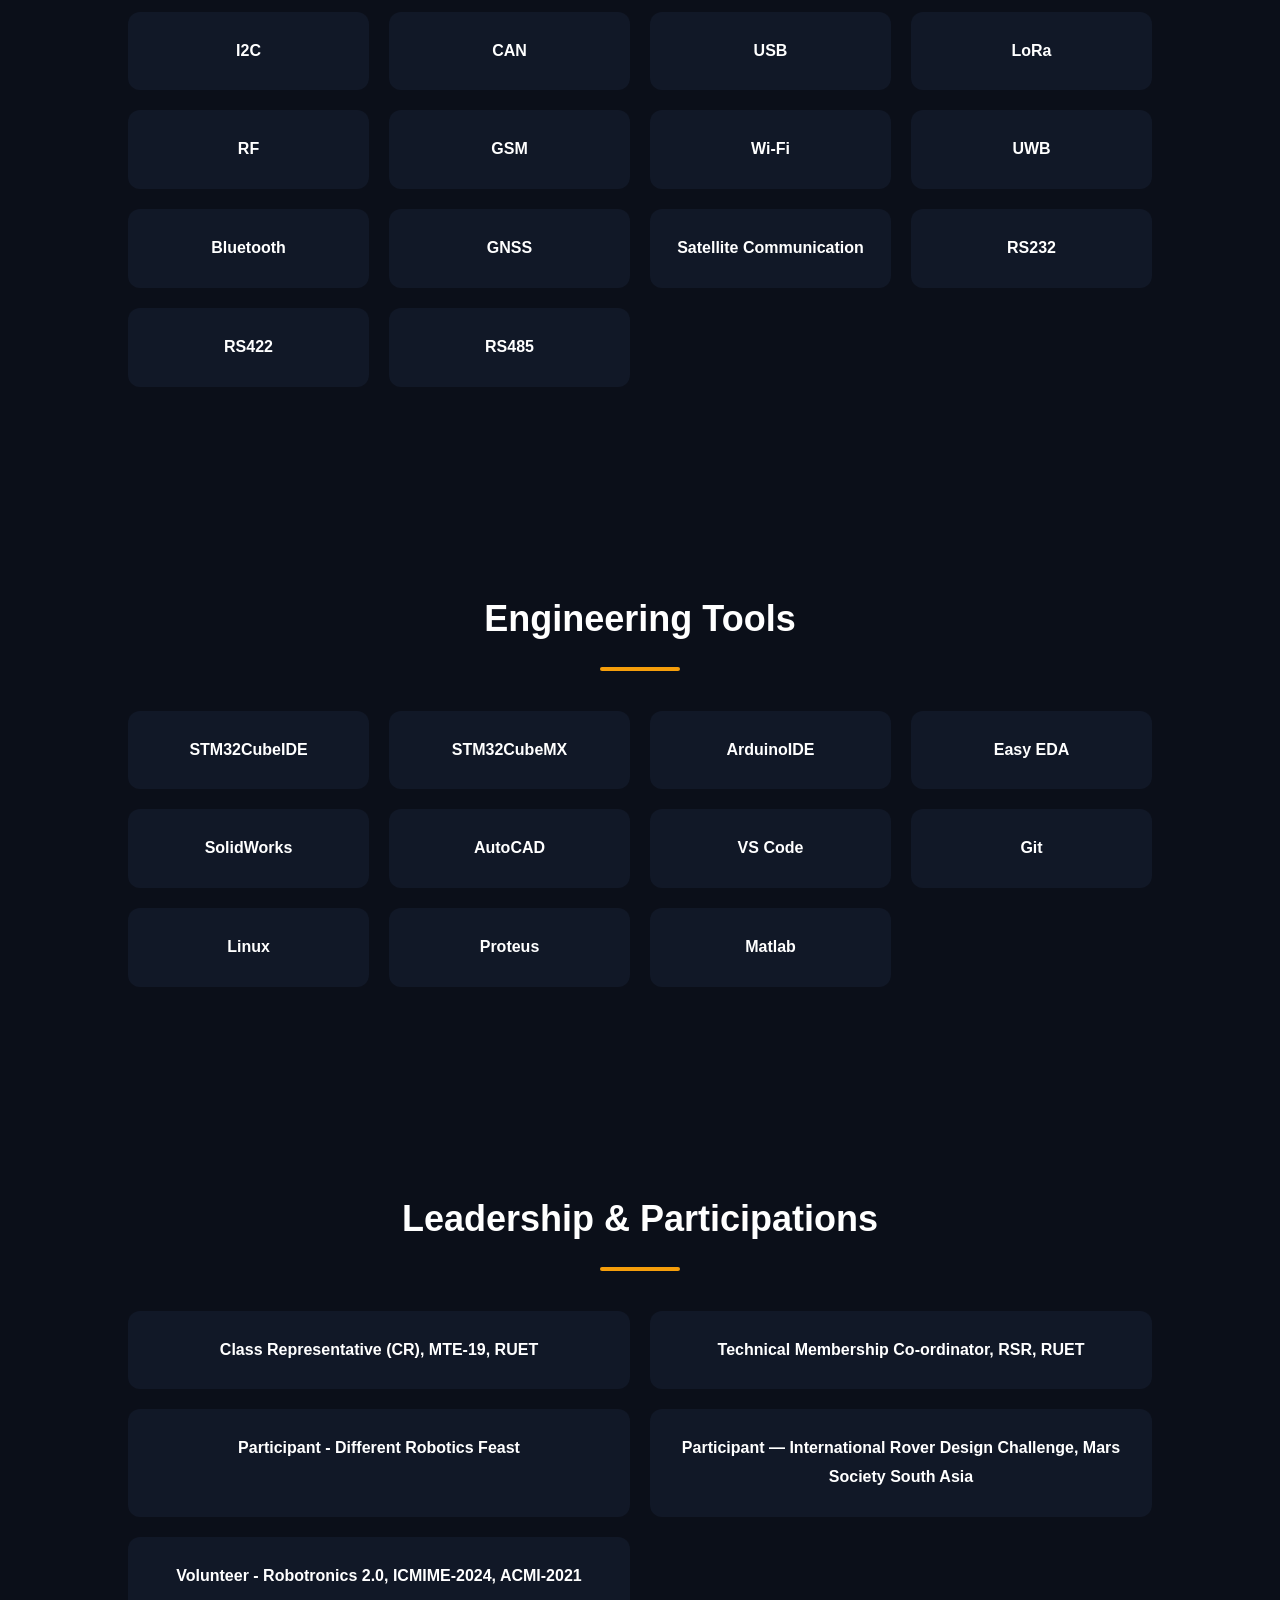
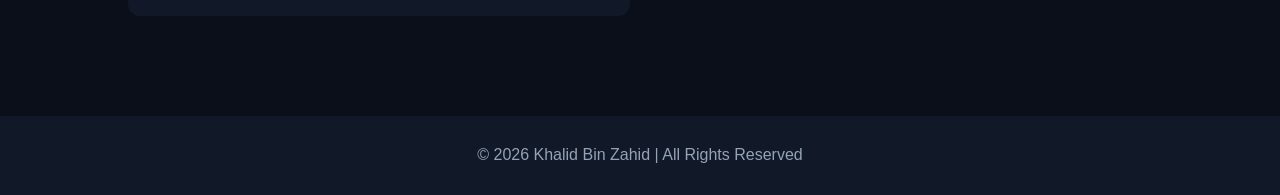
<file: skills.html>
<!DOCTYPE html>
<html lang="en">

<head>

    <meta charset="UTF-8">
    <meta name="viewport" content="width=device-width, initial-scale=1.0">

    <title>Skills | Khalid Bin Zahid</title>

    <link rel="stylesheet" href="style.css">

</head>

<body>

    <!-- ================= NAVBAR ================= -->

    <nav class="navbar">

            <div class="logo1">
              <a class="active" href="index.html">
                  <img src="assets/images/Khalid.png" alt="Profile Picture">
              </a>
            </div>

        <ul class="nav-links">

            <li><a href="index.html">ABOUT</a></li>
            <li><a href="publications.html">PUBLICATIONS</a></li>
            <li><a href="projects.html">PROJECTS</a></li>
            <li><a href="education.html">EDUCATION</a></li>
            <li><a href="experience.html">EXPERIENCE</a></li>
            <li><a class="active" href="skills.html">SKILLS</a></li>
            <li><a href="service.html">SERVICE</a></li>
            <li><a href="contact.html">CONTACT</a></li>

        </ul>

    </nav>

    <!-- ================= HEADER ================= -->

    <section class="page-header">

        <h1>Technical Skills</h1>

        <div class="section-line"></div>

        <H2>
            Technical competencies, engineering expertise,
            programming skills and research tools.
        </H2>

    </section>

    <!-- ================= EMBEDDED ================= -->

    <section>

        <h2>Embedded Systems</h2>

        <div class="section-line"></div>

        <div class="skill-box">

            <div class="skill">
                <span>STM32</span>
                <div class="skill-bar">
                    <div class="skill-fill" style="width:90%"></div>
                </div>
            </div>

            <div class="skill">
                <span>ESP32</span>
                <div class="skill-bar">
                    <div class="skill-fill" style="width:95%"></div>
                </div>
            </div>

            <div class="skill">
                <span>Raspberry Pi</span>
                <div class="skill-bar">
                    <div class="skill-fill" style="width:85%"></div>
                </div>
            </div>

            <div class="skill">
                <span>FreeRTOS</span>
                <div class="skill-bar">
                    <div class="skill-fill" style="width:75%"></div>
                </div>
            </div>

        </div>

    </section>

    <!-- ================= PROGRAMMING ================= -->

    <section>

        <h2>Programming Languages</h2>

        <div class="section-line"></div>

        <div class="skill-box">

            <div class="skill">
                <span>C & C++</span>
                <div class="skill-bar">
                    <div class="skill-fill" style="width:70%"></div>
                </div>
            </div>

            <div class="skill">
                <span>Embedded C & C++</span>
                <div class="skill-bar">
                    <div class="skill-fill" style="width:90%"></div>
                </div>
            </div>

            <div class="skill">
                <span>LUA Code</span>
                <div class="skill-bar">
                    <div class="skill-fill" style="width:80%"></div>
                </div>
            </div>

            <div class="skill">
                <span>Python</span>
                <div class="skill-bar">
                    <div class="skill-fill" style="width:90%"></div>
                </div>
            </div>

            <div class="skill">
                <span>MATLAB</span>
                <div class="skill-bar">
                    <div class="skill-fill" style="width:60%"></div>
                </div>
            </div>

        </div>

    </section>

    <!-- ================= Embedded & IoT ================= -->

    <section>

        <h2>Embedded & IoT</h2>

        <div class="section-line"></div>

        <div class="skills-grid">

            <div class="skill-card">Raspberry Pi</div>
            <div class="skill-card">Arduino Family</div>
            <div class="skill-card">ESP Family</div>
            <div class="skill-card">STM32 Family</div>

        </div>

    </section>

    <!-- ================= ROBOTICS ================= -->

    <section>

        <h2>Robotics & AI</h2>

        <div class="section-line"></div>

        <div class="skills-grid">

            <div class="skill-card">ROS</div>
            <div class="skill-card">SLAM</div>
            <div class="skill-card">Mobile Robotics</div>
            <div class="skill-card">Sensor Fusion</div>
            <div class="skill-card">Computer Vision</div>
            <div class="skill-card">YOLO</div>
            <div class="skill-card">DeepFace</div>
            <div class="skill-card">OpenCV</div>
            <div class="skill-card">TensorFlow</div>
            <div class="skill-card">Scikit-learn</div>

        </div>

    </section>

    <!-- ================= COMMUNICATION ================= -->

    <section>

        <h2>Communication Protocols</h2>

        <div class="section-line"></div>

        <div class="skills-grid">

            <div class="skill-card">UART</div>
            <div class="skill-card">SPI</div>
            <div class="skill-card">QUADSPI</div>
            <div class="skill-card">SDMMC</div>
            <div class="skill-card">I2C</div>
            <div class="skill-card">CAN</div>
            <div class="skill-card">USB</div>
            <div class="skill-card">LoRa</div>
            <div class="skill-card">RF</div>
            <div class="skill-card">GSM</div>
            <div class="skill-card">Wi-Fi</div>
            <div class="skill-card">UWB</div>
            <div class="skill-card">Bluetooth</div>
            <div class="skill-card">GNSS</div>
            <div class="skill-card">Satellite Communication</div>
            <div class="skill-card">RS232</div>
            <div class="skill-card">RS422</div>
            <div class="skill-card">RS485</div>

        </div>

    </section>

    <!-- ================= TOOLS ================= -->

    <section>

        <h2>Engineering Tools</h2>

        <div class="section-line"></div>

        <div class="skills-grid">

            <div class="skill-card">STM32CubeIDE</div>
            <div class="skill-card">STM32CubeMX</div>
            <div class="skill-card">ArduinoIDE</div>
            <div class="skill-card">Easy EDA</div>
            <div class="skill-card">SolidWorks</div>
            <div class="skill-card">AutoCAD</div>
            <div class="skill-card">VS Code</div>
            <div class="skill-card">Git</div>
            <div class="skill-card">Linux</div>
            <div class="skill-card">Proteus</div>
            <div class="skill-card">Matlab</div>
            
        </div>

    </section>

    <!-- ================= Leadership & Participations ================= -->

    <section>

        <h2>Leadership & Participations</h2>

        <div class="section-line"></div>

        <div class="consulting-grid1">

            <div class="consulting-card">
                Class Representative (CR), MTE-19, RUET
            </div>

            <div class="consulting-card">
                Technical Membership Co-ordinator, RSR, RUET
            </div>

            <div class="consulting-card">
                Participant - Different Robotics Feast
            </div>

            <div class="consulting-card">
                Participant — International Rover Design Challenge, Mars Society South Asia
            </div>

            <div class="consulting-card">
                Volunteer - Robotronics 2.0, ICMIME-2024, ACMI-2021
            </div>

        </div>

    </section>

    <!-- ================= FOOTER ================= -->

    <footer>

        <p>
            © 2026 Khalid Bin Zahid | All Rights Reserved
        </p>

    </footer>

</body>

</html>
</file>
<file: style.css>
/* =========================
   GLOBAL SETTINGS
========================= */

*{
    margin:0;
    padding:0;
    box-sizing:border-box;
}

html{
    scroll-behavior:smooth;
}

body{
    font-family:'Montserrat',sans-serif;
    background:#0b0f19;
    color:#ffffff;
    line-height:1.8;
}

/* =========================
   NAVBAR
========================= */

.navbar{
    background:#111827;
    display:flex;
    justify-content:space-between;
    align-items:center;
    padding:20px 8%;
    position:sticky;
    top:0;
    z-index:1000;
    box-shadow:0 2px 10px rgba(0,0,0,0.3);
}

.logo1{
    font-size:28px;
    font-weight:700;
    color:#f59e0b;
}

.logo1 img{
    width:50px;
    height:50px;
    object-fit:cover;
    border-radius:20%;
    border:2px solid #f59e0b;
    box-shadow:0 0 25px rgba(245, 179, 66, 0.35);
}

.logo img{
    width:25px;
    height:25px;
    object-fit:cover;
    border-radius:50%;
    border:1px solid #f59e0b;
    box-shadow:0 0 25px rgba(245, 179, 66, 0.35);
}

.company-container {
    display: inline-flex;
    align-items: center;
    gap: 8px; /* Adjusts the spacing between the text and the logo */
}

.nav-links{
    list-style:none;
    display:flex;
    gap:30px;
}

.nav-links a{
    text-decoration:none;
    color:white;
    font-weight:600;
    font-size:14px;
    transition:0.3s;
}

.nav-links a:hover{
    color:#f59e0b;
}

.active{
    color:#f59e0b !important;
}

.role{
    font-size:25px;
    font-weight:700;
    color:#e2825c;
}
/* =========================
   HERO SECTION
========================= */

.hero{
    min-height:90vh;
    display:flex;
    justify-content:space-between;
    align-items:center;
    padding:0 10%;
    gap:50px;
}

.hero-left{
    flex:1;
}

.hero-left h1{
    font-size:60px;
    margin-bottom:15px;
}

.hero-left h2{
    color:#f59e0b;
    font-size:28px;
    margin-bottom:25px;
    font-weight:600;
}

.hero-left p{
    max-width:650px;
    font-size:18px;
    color:#cbd5e1;
}

.hero-buttons{
    margin-top:35px;
}

.btn-primary{
    display:inline-block;
    padding:12px 28px;
    background:#f59e0b;
    color:#000;
    text-decoration:none;
    border-radius:8px;
    font-weight:700;
    margin-right:15px;
    transition:0.3s;
}

.btn-primary:hover{
    transform:translateY(-3px);
}

.btn-secondary{
    display:inline-block;
    padding:12px 28px;
    border:2px solid #f59e0b;
    color:#f59e0b;
    text-decoration:none;
    border-radius:8px;
    font-weight:700;
    transition:0.3s;
}

.btn-secondary:hover{
    background:#f59e0b;
    color:black;
}

.hero-right{
    flex:1;
    display:flex;
    justify-content:center;
}

.hero-right img{
    width:500px;
    height:550px;
    object-fit:cover;
    border-radius:50%;
    border:4px solid #f59e0b;
    box-shadow:0 0 100px rgba(252, 186, 72, 0.35);
}

/* =========================
   PROFILE LOCATION
========================= */

.profile-container{
    display:flex;
    flex-direction:column;
    align-items:center;
}

.location-badge{

    margin-top:15px;

    background:#111827;

    border:1px solid #f59e0b;

    color:#f59e0b;

    padding:8px 18px;

    border-radius:30px;

    font-size:14px;

    font-weight:600;

    box-shadow:0 0 15px rgba(245,158,11,0.15);
}

/* =========================
   SECTION TITLE
========================= */

section{
    padding:100px 10%;
}

section h2{
    text-align:center;
    font-size:36px;
    margin-bottom:15px;
}

.section-line{
    width:80px;
    height:4px;
    background:#f59e0b;
    margin:0 auto 40px;
    border-radius:10px;
}

/* =========================
   STATS SECTION
========================= */

.stats{
    display:grid;
    grid-template-columns:repeat(auto-fit,minmax(220px,1fr));
    gap:25px;
}

.stat-card{
    background:#111827;
    padding:35px;
    border-radius:12px;
    text-align:center;
    transition:0.3s;
}

.stat-card:hover{
    transform:translateY(-8px);
}

.stat-card h3{
    color:#f59e0b;
    font-size:36px;
}

.stat-card p{
    margin-top:10px;
    color:#cbd5e1;
}

/* =========================
   ABOUT SECTION
========================= */

.about p{
    max-width:900px;
    margin:auto;
    text-align:center;
    color:#cbd5e1;
    font-size:18px;
}

/* =========================
   RESEARCH INTERESTS
========================= */

.interest-container{
    display:grid;
    grid-template-columns:repeat(auto-fit,minmax(250px,1fr));
    gap:25px;
}

.interest-card{
    background:#111827;
    padding:25px;
    text-align:center;
    border-radius:12px;
    transition:0.3s;
    font-weight:600;
}

.interest-card:hover{
    transform:translateY(-8px);
    color:#f59e0b;
}

/* ==================================
   PROFESSIONAL JOURNEY TIMELINE
================================== */

.journey-section{

    padding:120px 10%;
}

.journey-header{

    text-align:center;
    margin-bottom:80px;
}

.journey-header h2{

    font-size:42px;
    margin-bottom:15px;
}

.journey-header p{

    color:#cbd5e1;
    font-size:18px;
}

/* Timeline */

.timeline{

    position:relative;
    max-width:1200px;
    margin:auto;
}

.timeline::before{

    content:'';

    position:absolute;

    left:50%;

    width:4px;

    height:100%;

    background:linear-gradient(
        #f59e0b,
        #22c55e
    );

    transform:translateX(-50%);
}

.timeline-item{

    position:relative;

    width:50%;

    padding:20px 50px;

    opacity:0;

    transform:translateY(50px);

    animation:fadeUp 0.8s forwards;
}

.timeline-item:nth-child(1){animation-delay:0.2s;}
.timeline-item:nth-child(2){animation-delay:0.4s;}
.timeline-item:nth-child(3){animation-delay:0.6s;}
.timeline-item:nth-child(4){animation-delay:0.8s;}
.timeline-item:nth-child(5){animation-delay:1s;}

.timeline-item:nth-child(odd){

    left:0;
    text-align:right;
}

.timeline-item:nth-child(even){

    left:50%;
}

.timeline-icon{

    position:absolute;

    top:30px;

    width:60px;
    height:60px;

    background:#111827;

    border:3px solid #f59e0b;

    border-radius:50%;

    display:flex;

    align-items:center;
    justify-content:center;

    font-size:26px;

    z-index:10;
}

.timeline-item:nth-child(odd) .timeline-icon{

    right:-30px;
}

.timeline-item:nth-child(even) .timeline-icon{

    left:-30px;
}

.timeline-content{

    background:#111827;

    padding:30px;

    border-radius:15px;

    box-shadow:
    0 10px 25px rgba(0,0,0,0.3);

    transition:0.4s;
}

.timeline-content:hover{

    transform:translateY(-8px);

    box-shadow:
    0 15px 35px rgba(245,158,11,0.2);
}

.timeline-year{

    display:inline-block;

    color:#f59e0b;

    font-weight:700;

    margin-bottom:12px;
}

.timeline-content h3{

    margin-bottom:15px;
}

.timeline-content p{

    color:#cbd5e1;
}

/* Animation */

@keyframes fadeUp{

    from{

        opacity:0;
        transform:translateY(50px);
    }

    to{

        opacity:1;
        transform:translateY(0);
    }
}

/* Mobile */

@media(max-width:900px){

    .timeline::before{

        left:30px;
    }

    .timeline-item{

        width:100%;
        left:0 !important;

        padding-left:90px;
        padding-right:20px;

        text-align:left !important;
    }

    .timeline-icon{

        left:0 !important;
        right:auto !important;
    }
}

/* =========================
   FOOTER
========================= */

footer{
    background:#111827;
    padding:25px;
    text-align:center;
    color:#94a3b8;
}

/* =========================
   RESPONSIVE DESIGN
========================= */

@media(max-width:992px){

    .hero{
        flex-direction:column-reverse;
        text-align:center;
        padding-top:50px;
    }

    .hero-left h1{
        font-size:42px;
    }

    .hero-left h2{
        font-size:22px;
    }

    .hero-right img{
        width:180px;
        height:180px;
    }
}

@media(max-width:768px){

    .navbar{
        flex-direction:column;
        gap:15px;
    }

    .nav-links{
        flex-wrap:wrap;
        justify-content:center;
        gap:15px;
    }

    .hero-left h1{
        font-size:36px;
    }

    .hero-left p{
        font-size:16px;
    }

    section{
        padding:70px 7%;
    }
}




/* =========================
   PAGE HEADER
========================= */

.page-header{
    text-align:center;
    padding:80px 10%;
}

.page-header h1{
    font-size:48px;
    margin-bottom:15px;
}

.page-header p{
    color:#cbd5e1;
}

/* =========================
   PUBLICATIONS
========================= */

.publication-container{
    display:flex;
    flex-direction:column;
    gap:30px;
}

.publication-card{

    background:#111827;

    padding:35px;

    border-radius:15px;

    transition:0.3s;
}

.publication-card:hover{

    transform:translateY(-5px);

}

.publication-card h3{

    color:#f59e0b;

    margin-bottom:15px;
}

.journal{

    color:#94a3b8;

    margin-bottom:15px;

    font-weight:600;
}

.pub-buttons{

    margin-top:25px;

    display:flex;

    gap:15px;

    flex-wrap:wrap;
}



/* =========================
   PROJECTS PAGE
========================= */

.projects-grid{

    display:grid;

    grid-template-columns:
    repeat(auto-fit,minmax(350px,1fr));

    gap:35px;
}

.project-card{

    background:#111827;

    border-radius:15px;

    overflow:hidden;

    transition:0.3s;
}

.project-card:hover{

    transform:translateY(-8px);
}

.project-card img{

    width:100%;

    height:220px;

    object-fit:cover;
}

.project-content{

    padding:25px;
}

.project-content h3{

    color:#f59e0b;

    margin-bottom:15px;
}

.project-content p{

    color:#cbd5e1;

    margin-bottom:20px;
}

.tech-stack{

    display:flex;

    flex-wrap:wrap;

    gap:10px;

    margin-bottom:20px;
}

.tech-stack span{

    background:#1f2937;

    padding:6px 12px;

    border-radius:20px;

    font-size:12px;

    color:#f59e0b;
}



/* =========================
   EDUCATION PAGE
========================= */

.timeline{

    max-width:900px;

    margin:auto;
}

.timeline-item{

    margin-bottom:40px;
}

.timeline-content{

    background:#111827;

    padding:30px;

    border-left:5px solid #f59e0b;

    border-radius:12px;
}

.timeline-date{

    color:#f59e0b;

    font-weight:700;
}

.timeline-content h3{

    margin-top:10px;
    margin-bottom:10px;
}

.timeline-content h4{

    color:#cbd5e1;

    margin-bottom:15px;
}

.education-card{

    background:#111827;

    padding:35px;

    border-radius:15px;

    max-width:900px;

    margin:auto;
}

.course-grid{

    display:grid;

    grid-template-columns:
    repeat(auto-fit,minmax(220px,1fr));

    gap:20px;
}

.course-card{

    background:#111827;

    padding:20px;

    text-align:center;

    border-radius:12px;

    transition:0.3s;
}

.course-card:hover{

    transform:translateY(-5px);

    color:#f59e0b;
}

.achievement-grid{

    display:grid;

    grid-template-columns:
    repeat(auto-fit,minmax(280px,1fr));

    gap:25px;
}

.achievement-card{

    background:#111827;

    padding:30px;

    border-radius:12px;

    transition:0.3s;
}

.achievement-card:hover{

    transform:translateY(-5px);
}

.achievement-card h3{

    color:#f59e0b;

    margin-bottom:15px;
}



/* =========================
   EXPERIENCE PAGE
========================= */

.experience-timeline{

    display:flex;
    flex-direction:column;
    gap:35px;
}

.experience-card{

    background:#111827;

    padding:35px;

    border-left:5px solid #f59e0b;

    border-radius:12px;

    transition:0.3s;
}

.experience-card:hover{

    transform:translateY(-5px);
}

.experience-date{

    color:#f59e0b;

    font-weight:700;
}

.experience-card h2{

    margin-top:10px;
    margin-bottom:10px;
}

.experience-card h3{

    color:#cbd5e1;

    margin-bottom:15px;
}

.experience-card ul{

    margin-top:15px;
    margin-left:20px;
}

.experience-card li{

    margin-bottom:8px;
}

.experience-tags{

    margin-top:20px;

    display:flex;

    flex-wrap:wrap;

    gap:10px;
}

.experience-tags span{

    background:#1f2937;

    color:#f59e0b;

    padding:6px 14px;

    border-radius:20px;

    font-size:13px;
}

/* =========================
   EXPERTISE GRID
========================= */

.expertise-grid{

    display:grid;

    grid-template-columns:
    repeat(auto-fit,minmax(220px,1fr));

    gap:20px;
}

.expertise-card{

    background:#111827;

    padding:25px;

    text-align:center;

    border-radius:12px;

    font-weight:600;

    transition:0.3s;
}

.expertise-card:hover{

    color:#f59e0b;

    transform:translateY(-5px);
}



/* =========================
   SKILLS PAGE
========================= */

.skill-box{

    max-width:900px;

    margin:auto;
}

.skill{

    margin-bottom:25px;
}

.skill span{

    display:block;

    margin-bottom:8px;

    font-weight:600;
}

.skill-bar{

    width:100%;

    height:14px;

    background:#1f2937;

    border-radius:30px;

    overflow:hidden;
}

.skill-fill{

    height:100%;

    background:#f59e0b;

    border-radius:30px;
}

.skills-grid{

    display:grid;

    grid-template-columns:
    repeat(auto-fit,minmax(220px,1fr));

    gap:20px;
}

.skill-card{

    background:#111827;

    padding:25px;

    text-align:center;

    border-radius:12px;

    transition:0.3s;

    font-weight:600;
}

.skill-card:hover{

    transform:translateY(-5px);

    color:#f59e0b;
}

.consulting-grid1{

    display:grid;

    grid-template-columns:
    repeat(auto-fit,minmax(400px,1fr));

    gap:20px;
}


/* =========================
   SERVICES PAGE
========================= */

.services-grid{

    display:grid;

    grid-template-columns:
    repeat(auto-fit,minmax(320px,1fr));

    gap:25px;
}

.service-card{

    background:#111827;

    padding:35px;

    border-radius:15px;

    transition:0.3s;
}

.service-card:hover{

    transform:translateY(-8px);
}

.service-card h2{

    color:#f59e0b;

    margin-bottom:15px;

    font-size:22px;
}

.service-card p{

    color:#cbd5e1;
}

/* =========================
   CONSULTING
========================= */

.consulting-grid{

    display:grid;

    grid-template-columns:
    repeat(auto-fit,minmax(300px,1fr));

    gap:20px;
}

.consulting-card{

    background:#111827;

    padding:25px;

    text-align:center;

    border-radius:12px;

    font-weight:600;

    transition:0.3s;
}

.consulting-card:hover{

    transform:translateY(-5px);

    color:#f59e0b;
}

/* =========================
   CTA CARD
========================= */

.cta-card{

    background:#111827;

    text-align:center;

    padding:60px;

    border-radius:20px;

    max-width:900px;

    margin:auto;
}

.cta-card h2{

    margin-bottom:20px;
}

.cta-card p{

    color:#cbd5e1;

    margin-bottom:30px;
}



/* =========================
   CONTACT PAGE
========================= */

.contact-container{

    display:grid;

    grid-template-columns:
    repeat(auto-fit,minmax(400px,1fr));

    gap:40px;
}

.contact-info{

    background:#111827;

    padding:35px;

    border-radius:15px;
}

.contact-info h2{

    color:#f59e0b;

    margin-bottom:20px;
}

.contact-item{

    margin-top:20px;

    color:#cbd5e1;
}

/* =========================
   CONTACT FORM
========================= */

.contact-form-card{

    background:#111827;

    padding:35px;

    border-radius:15px;
}

.contact-form-card h2{

    color:#ffffff;

    margin-bottom:25px;
}

.contact-form-card form{

    display:flex;

    flex-direction:column;

    gap:15px;
}

.contact-form-card input,
.contact-form-card textarea{

    background:#1f2937;

    border:none;

    color:white;

    padding:15px;

    border-radius:8px;

    outline:none;
}

.contact-form-card textarea{

    resize:vertical;
}

/* =========================
   SOCIAL LINKS
========================= */

.social-grid{

    display:grid;

    grid-template-columns:
    repeat(auto-fit,minmax(220px,1fr));

    gap:20px;
}

.social-card{

    background:#f59e0b;

    color:rgb(38, 31, 31);

    text-decoration:none;

    text-align:center;

    padding:25px;

    border-radius:12px;

    transition:0.3s;

    font-weight:600;
}

.social-card:hover{

    transform:translateY(-5px);

    color:#ffffff;
}
</file>
